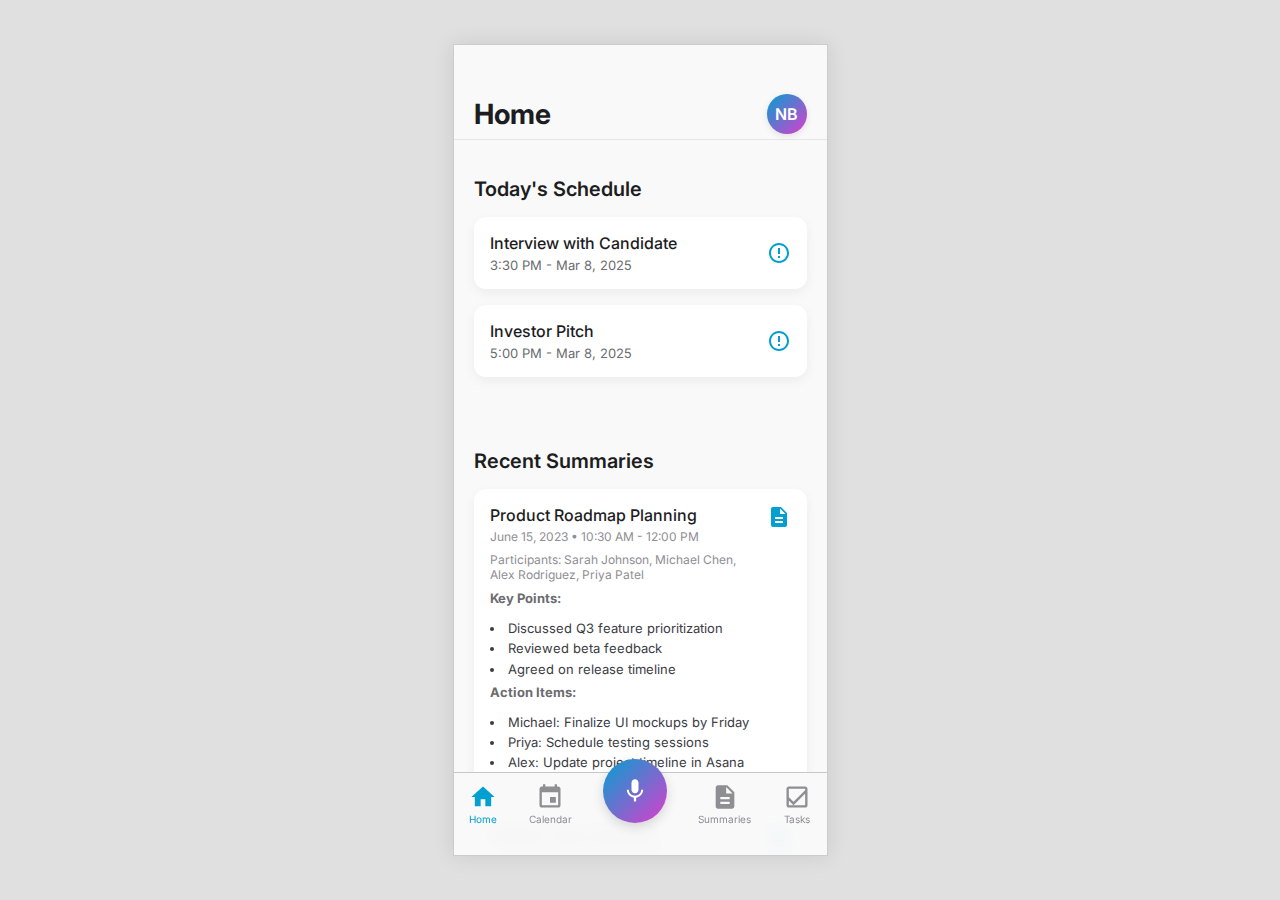
<file: index.html>
<!DOCTYPE html>
<html lang="en">
<head>
    <meta charset="UTF-8">
    <meta name="viewport" content="width=device-width, initial-scale=1.0, user-scalable=no">
    <title>NoteBuddy - Home</title>
    <style>
        /* Inter Font (placeholder, actual font loaded via CDN or local files in full build) */
        @import url("https://fonts.googleapis.com/css2?family=Inter:wght@400;500;600;700&display=swap");

        html, body {
            height: 100%;
            margin: 0;
            display: flex;
            justify-content: center;
            align-items: center;
            background-color: #e0e0e0; /* Background for the area outside the app frame */
        }

        .app-frame {
            font-family: "Inter", sans-serif;
            margin: 0;
            background-color: #f9f9f9; /* Light gray background, Apple-like */
            color: #1d1d1f; /* Apple"s dark gray for text */
            display: flex;
            flex-direction: column;
            height: 812px; /* iPhone X height */
            width: 375px; /* iPhone X width */
            overflow: hidden; /* Prevent scrolling for the main shell */
            border: 1px solid #ccc;
            box-shadow: 0 0 20px rgba(0,0,0,0.1);
            position: relative; /* For positioning status bar and nav bar */
            box-sizing: border-box;
        }

        .status-bar-placeholder {
            height: 44px; /* Approximate iOS status bar height */
            background-color: #f9f9f9;
            width: 100%;
            position: absolute;
            top: 0;
            left: 0;
            z-index: 100;
        }

        .main-content {
            padding-top: 44px; /* Account for status bar */
            flex-grow: 1;
            overflow-y: auto; /* Allow content to scroll */
            padding-bottom: 83px; /* Account for bottom nav bar */
        }

        .header {
            padding: 5px 20px;
            background-color: #f9f9f9;
            display: flex;
            justify-content: space-between;
            align-items: center;
            border-bottom: 1px solid #e5e5e5;
        }

        .header h1 {
            font-size: 28px;
            font-weight: 700;
            margin: 0;
        }

        .header .avatar {
            width: 40px;
            height: 40px;
            background-color: #02a0d1;
            background-image: linear-gradient(135deg, #02a0d1, #dc3dcc);
            border-radius: 50%;
            color: white;
            font-weight: 600;
            font-size: 16px;
            display: flex;
            align-items: center;
            justify-content: center;
            cursor: pointer;
            box-shadow: 0 2px 6px rgba(0,0,0,0.1);
        }
        .section {
            padding: 20px;
        }

        .section-title {
            font-size: 20px;
            font-weight: 600;
            margin-bottom: 16px;
        }

        .card {
            background-color: #ffffff;
            border-radius: 12px;
            padding: 16px;
            margin-bottom: 16px;
            box-shadow: 0 4px 12px rgba(0,0,0,0.05); /* Soft shadow */
            cursor: pointer;
        }

        .card:active {
            background-color: #f0f0f0;
        }

        .schedule-item, .task-item, .summary-item-content {
            display: flex;
            justify-content: space-between;
            align-items: center;
            /* margin-bottom: 12px; /* Removed for summary item */
        }

        .schedule-item:last-child, .task-item:last-child {
            margin-bottom: 0;
        }

        .item-details h4, .summary-details h4 {
            font-size: 16px;
            font-weight: 500;
            margin: 0 0 4px 0;
        }

        .item-details p, .summary-details p {
            font-size: 13px;
            color: #6c6c70; /* Apple"s secondary text color */
            margin: 0;
        }
        
        .summary-details .summary-meta {
            font-size: 12px;
            color: #8e8e93;
            margin-bottom: 8px;
        }

        .summary-details .summary-key-points, .summary-details .summary-action-items {
            font-size: 13px;
            color: #3c3c43;
            margin-bottom: 6px;
            padding-left: 0; /* Reset default list padding */
            list-style-position: inside; /* Bullets inside the text block */
        }
        .summary-details .summary-key-points li, .summary-details .summary-action-items li {
            margin-bottom: 2px;
            line-height: 1.4;
        }

        .summary-item-content .item-icon {
            align-self: flex-start; /* Align icon to top for summaries */
            margin-left: 12px;
            flex-shrink: 0;
             background-color: #02a0d1; /* Gradient start */
            mask-image: url("data:image/svg+xml;utf8,<svg xmlns=\"http://www.w3.org/2000/svg\" viewBox=\"0 0 24 24\" fill=\"white\"><path d=\"M14 2H6c-1.1 0-1.99.9-1.99 2L4 20c0 1.1.89 2 1.99 2H18c1.1 0 2-.9 2-2V8l-6-6zm2 16H8v-2h8v2zm0-4H8v-2h8v2zm-3-5V3.5L18.5 9H13z\"/></svg>");
            -webkit-mask-image: url("data:image/svg+xml;utf8,<svg xmlns=\"http://www.w3.org/2000/svg\" viewBox=\"0 0 24 24\" fill=\"white\"><path d=\"M14 2H6c-1.1 0-1.99.9-1.99 2L4 20c0 1.1.89 2 1.99 2H18c1.1 0 2-.9 2-2V8l-6-6zm2 16H8v-2h8v2zm0-4H8v-2h8v2zm-3-5V3.5L18.5 9H13z\"/></svg>");
        }

        .item-icon {
            width: 24px;
            height: 24px;
            background-color: #02a0d1; /* Gradient start */
            mask-image: url("data:image/svg+xml;utf8,<svg xmlns=\"http://www.w3.org/2000/svg\" viewBox=\"0 0 24 24\" fill=\"white\"><path d=\"M12 2C6.48 2 2 6.48 2 12s4.48 10 10 10 10-4.48 10-10S17.52 2 12 2zm0 18c-4.41 0-8-3.59-8-8s3.59-8 8-8 8 3.59 8 8-3.59 8-8 8zm-1-13h2v6h-2zm0 8h2v2h-2z\"/></svg>");
            -webkit-mask-image: url("data:image/svg+xml;utf8,<svg xmlns=\"http://www.w3.org/2000/svg\" viewBox=\"0 0 24 24\" fill=\"white\"><path d=\"M12 2C6.48 2 2 6.48 2 12s4.48 10 10 10 10-4.48 10-10S17.52 2 12 2zm0 18c-4.41 0-8-3.59-8-8s3.59-8 8-8 8 3.59 8 8-3.59 8-8 8zm-1-13h2v6h-2zm0 8h2v2h-2z\"/></svg>");
            background-repeat: no-repeat;
            background-size: contain;
        }
        .task-item .item-icon {
             mask-image: url("data:image/svg+xml;utf8,<svg xmlns=\"http://www.w3.org/2000/svg\" viewBox=\"0 0 24 24\" fill=\"white\"><path d=\"M9 16.17L4.83 12l-1.42 1.41L9 19 21 7l-1.41-1.41z\"/></svg>");
            -webkit-mask-image: url("data:image/svg+xml;utf8,<svg xmlns=\"http://www.w3.org/2000/svg\" viewBox=\"0 0 24 24\" fill=\"white\"><path d=\"M9 16.17L4.83 12l-1.42 1.41L9 19 21 7l-1.41-1.41z\"/></svg>");
        }


        
        .mini-calendar {
            display: grid;
            grid-template-columns: repeat(7, 1fr);
            gap: 4px;
            text-align: center;
        }

        .mini-calendar div {
            font-size: 13px;
            padding: 6px 0;
        }

        .mini-calendar .day-name {
            font-weight: 500;
            color: #6c6c70;
        }

        .mini-calendar .date-cell {
            border-radius: 50%;
            cursor: pointer;
        }

        .mini-calendar .date-cell.today {
            background: linear-gradient(135deg, #02a0d1, #dc3dcc);
            color: white;
            font-weight: 600;
        }
        .mini-calendar .date-cell:active {
            background-color: #e0e0e0;
        }


        .bottom-nav {
            position: absolute;
            bottom: 0;
            left: 0;
            width: 100%;
            height: 83px; /* iOS tab bar height with home indicator */
            background-color: rgba(249, 249, 249, 0.94); /* Translucent background */
            backdrop-filter: blur(10px);
            -webkit-backdrop-filter: blur(10px);
            border-top: 0.5px solid rgba(0,0,0,0.2);
            display: flex;
            justify-content: space-around;
            align-items: flex-start; /* Align items to top for icon + text */
            padding-top: 6px; /* Padding for icons */
            box-sizing: border-box;
            z-index: 100;
        }

        .nav-item {
            display: flex;
            flex-direction: column;
            align-items: center;
            justify-content: center;
            color: #8e8e93; /* Default icon/text color */
            font-size: 10px;
            text-decoration: none;
            flex-grow: 1;
            padding: 4px 0;
            cursor: pointer;
        }
        .nav-item.active {
            color: #02a0d1; /* Gradient start for active, or use a solid accent */
        }

        .nav-item svg {
            width: 28px;
            height: 28px;
            margin-bottom: 2px;
        }

        .fab-container {
            display: flex;
            justify-content: center;
            align-items: center;
            flex-grow: 1;
        }

        .fab {
            width: 64px;
            height: 64px;
            background: linear-gradient(135deg, #02a0d1, #dc3dcc);
            border-radius: 50%;
            display: flex;
            align-items: center;
            justify-content: center;
            color: white;
            box-shadow: 0 4px 12px rgba(0,0,0,0.15);
            margin-top: -20px; /* Pull it up slightly */
            cursor: pointer;
            border: none;
            padding: 0;
        }
        .fab svg {
            width: 28px;
            height: 28px;
        }
        .fab:active {
            opacity: 0.8;
        }
        .task-priority {
            margin-left: auto;
            width: 8px;
            height: 24px;
            border-radius: 4px;
        }
        .task-priority.high {
            background-color: #ff3b30; 
        }
        .task-priority.medium {
            background-color: #ff9500; 
        }
        .task-priority.low {
            background-color: #34c759; 
        }

    </style>
</head>
<body>
    <div class="app-frame">
        <div class="status-bar-placeholder"></div>

        <div class="main-content">
            <div class="header">
    <h1>Home</h1>
    <div class="avatar" onclick="window.location.href='notebuddy_prototype_settings_page.html'">
        NB
    </div>
        </div>

            <div class="section" id="today-schedule">
                <h2 class="section-title">Today's Schedule</h2>
                <div class="card" onclick="window.location.href=\'notebuddy_prototype_summary_view.html\'">
                    <div class="schedule-item">
                        <div class="item-details">
                            <h4>Interview with Candidate</h4>
                            <p>3:30 PM - Mar 8, 2025</p>
                        </div>
                        <div class="item-icon"></div>
                    </div>
                </div>
                <div class="card" onclick="window.location.href=\'notebuddy_prototype_summary_view.html\'">
                    <div class="schedule-item">
                        <div class="item-details">
                            <h4>Investor Pitch</h4>
                            <p>5:00 PM - Mar 8, 2025</p>
                        </div>
                        <div class="item-icon"></div>
                    </div>
                </div>
            </div>

            <div class="section" id="recent-summaries">
                <h2 class="section-title">Recent Summaries</h2>
                <div class="card" onclick="window.location.href=\'notebuddy_prototype_summary_view.html\'">
                    <div class="summary-item-content">
                        <div class="summary-details">
                            <h4>Product Roadmap Planning</h4>
                            <p class="summary-meta">June 15, 2023 • 10:30 AM - 12:00 PM</p>
                            <p class="summary-meta">Participants: Sarah Johnson, Michael Chen, Alex Rodriguez, Priya Patel</p>
                            <p><strong>Key Points:</strong></p>
                            <ul class="summary-key-points">
                                <li>Discussed Q3 feature prioritization</li>
                                <li>Reviewed beta feedback</li>
                                <li>Agreed on release timeline</li>
                            </ul>
                            <p><strong>Action Items:</strong></p>
                            <ul class="summary-action-items">
                                <li>Michael: Finalize UI mockups by Friday</li>
                                <li>Priya: Schedule testing sessions</li>
                                <li>Alex: Update project timeline in Asana</li>
                            </ul>
                        </div>
                        <div class="item-icon"></div> <!-- Summary icon -->
                    </div>
                </div>
                 <div class="card" onclick="window.location.href=\'notebuddy_prototype_summary_view.html\'">
                    <div class="summary-item-content">
                        <div class="summary-details">
                            <h4>Weekly Team Standup</h4>
                            <p class="summary-meta">June 12, 2023 • 9:00 AM - 9:30 AM</p>
                            <p class="summary-meta">Participants: Full Engineering Team (12)</p>
                            <p><strong>Key Points:</strong></p>
                            <ul class="summary-key-points">
                                <li>Reviewed sprint progress</li>
                                <li>Identified blockers</li>
                            </ul>
                            <p><strong>Action Items:</strong></p>
                            <ul class="summary-action-items">
                                <li>Dev Team: Address reported bugs</li>
                            </ul>
                        </div>
                        <div class="item-icon"></div> <!-- Summary icon -->
                    </div>
                </div>
            </div>

            <div class="section" id="mini-calendar-section">
                <h2 class="section-title">Calendar</h2>
                <div class="card" onclick="window.location.href=<a href="notebuddy_prototype_calendar_view.html">
                    <div class="mini-calendar">
                        <div class="day-name">Mon</div><div class="day-name">Tue</div><div class="day-name">Wed</div><div class="day-name">Thu</div><div class="day-name">Fri</div><div class="day-name">Sat</div><div class="day-name">Sun</div>
                        <div></div><div></div><div>1</div><div>2</div><div>3</div><div>4</div><div>5</div>
                        <div>6</div><div>7</div><div class="date-cell">8</div><div>9</div><div>10</div><div>11</div><div>12</div>
                        <div>13</div><div>14</div><div>15</div><div>16</div><div class="date-cell today">17</div><div>18</div><div>19</div>
                        <div>20</div><div>21</div><div>22</div><div>23</div><div>24</div><div>25</div><div>26</div>
                        <div>27</div><div>28</div><div>29</div><div>30</div><div>31</div><div></div><div></div>
                    </div>
                </div>
            </div>

            <div class="section" id="tasks-overview">
                <h2 class="section-title">Tasks</h2>
                <div class="card" onclick="window.location.href=\'notebuddy_prototype_task_list.html\'">
                    <div class="task-item">
                        <div class="item-details">
                            <h4>Sign Contract</h4>
                            <p>Upcoming</p>
                        </div>
                        <div class="task-priority low"></div>
                    </div>
                    <hr style="border: none; border-top: 1px solid #e5e5e5; margin: 12px 0;">
                    <div class="task-item">
                        <div class="item-details">
                            <h4>Team Meeting Prep</h4>
                            <p>Upcoming</p>
                        </div>
                        <div class="task-priority medium"></div>
                    </div>
                    <hr style="border: none; border-top: 1px solid #e5e5e5; margin: 12px 0;">
<div class="task-item">
    <div class="item-details">
        <h4>Submit Expense Report</h4>
        <p>Upcoming</p>
    </div>
    <div class="task-priority low"></div>
</div>
<hr style="border: none; border-top: 1px solid #e5e5e5; margin: 12px 0;">
<div class="task-item">
    <div class="item-details">
        <h4>Prepare Client Presentation</h4>
        <p>Due Tomorrow</p>
    </div>
    <div class="task-priority high"></div>
</div>
<hr style="border: none; border-top: 1px solid #e5e5e5; margin: 12px 0;">
<div class="task-item">
    <div class="item-details">
        <h4>Send Follow-up Emails</h4>
        <p>Pending</p>
    </div>
    <div class="task-priority high"></div>
</div>
<hr style="border: none; border-top: 1px solid #e5e5e5; margin: 12px 0;">
<div class="task-item">
    <div class="item-details">
        <h4>Organize Project Files</h4>
        <p>Upcoming</p>
    </div>
    <div class="task-priority high"></div>
</div>
<hr style="border: none; border-top: 1px solid #e5e5e5; margin: 12px 0;">
<div class="task-item">
    <div class="item-details">
        <h4>Draft Blog Post</h4>
        <p>In Progress</p>
    </div>
    <div class="task-priority medium"></div>
</div>
                </div>
            </div>
        </div>

        <nav class="bottom-nav">
    <a href="notebuddy_prototype_home.html" class="nav-item active">
        <svg viewBox="0 0 24 24" fill="currentColor"><path d="M10 20v-6h4v6h5v-8h3L12 3 2 12h3v8z"/></svg>
        Home
    </a>
    <a href="notebuddy_prototype_calendar_view.html" class="nav-item">
        <svg viewBox="0 0 24 24" fill="currentColor"><path d="M17 12h-5v5h5v-5zM16 1v2H8V1H6v2H5c-1.11 0-1.99.9-1.99 2L3 19c0 1.1.89 2 2 2h14c1.1 0 2-.9 2-2V5c0-1.1-.9-2-2-2h-1V1h-2zm3 18H5V8h14v11z"/></svg>
        Calendar
    </a>
    <div class="fab-container">
        <button class="fab" onclick="window.location.href='notebuddy_prototype_record_upload.html'" aria-label="Record or Upload">
            <svg viewBox="0 0 24 24" fill="currentColor"><path d="M12 14c1.66 0 2.99-1.34 2.99-3L15 5c0-1.66-1.34-3-3-3S9 3.34 9 5v6c0 1.66 1.34 3 3 3zm5.3-3c0 3-2.54 5.1-5.3 5.1S6.7 14 6.7 11H5c0 3.41 2.72 6.23 6 6.72V21h2v-3.28c3.28-.48 6-3.3 6-6.72h-1.7z"/></svg>
        </button>
    </div>
    <a href="notebuddy_prototype_summary_view.html" class="nav-item">
        <svg viewBox="0 0 24 24" fill="currentColor"><path d="M14 2H6c-1.1 0-1.99.9-1.99 2L4 20c0 1.1.89 2 1.99 2H18c1.1 0 2-.9 2-2V8l-6-6zm2 16H8v-2h8v2zm0-4H8v-2h8v2zm-3-5V3.5L18.5 9H13z"/></svg>
        Summaries
    </a>
    <a href="notebuddy_prototype_task_list.html" class="nav-item">
        <svg viewBox="0 0 24 24" fill="currentColor">
            <path d="M9 16.17L4.83 12l-1.42 1.41L9 19 21 7l-1.41-1.41z M19 3H5c-1.1 0-2 .9-2 2v14c0 1.1.9 2 2 2h14c1.1 0 2-.9 2-2V5c0-1.1-.9-2-2-2zm0 16H5V5h14v14z"/>
        </svg>
        Tasks
    </a>
</nav>

    </div>

    <script>
        // Basic touch feedback for clickable items
        document.querySelectorAll(".card, .avatar, .nav-item, .fab, .mini-calendar .date-cell").forEach(item => {
            item.addEventListener("touchstart", function() {}); // Enables :active state on touch
        });
    </script>
</body>
</html>
</file>
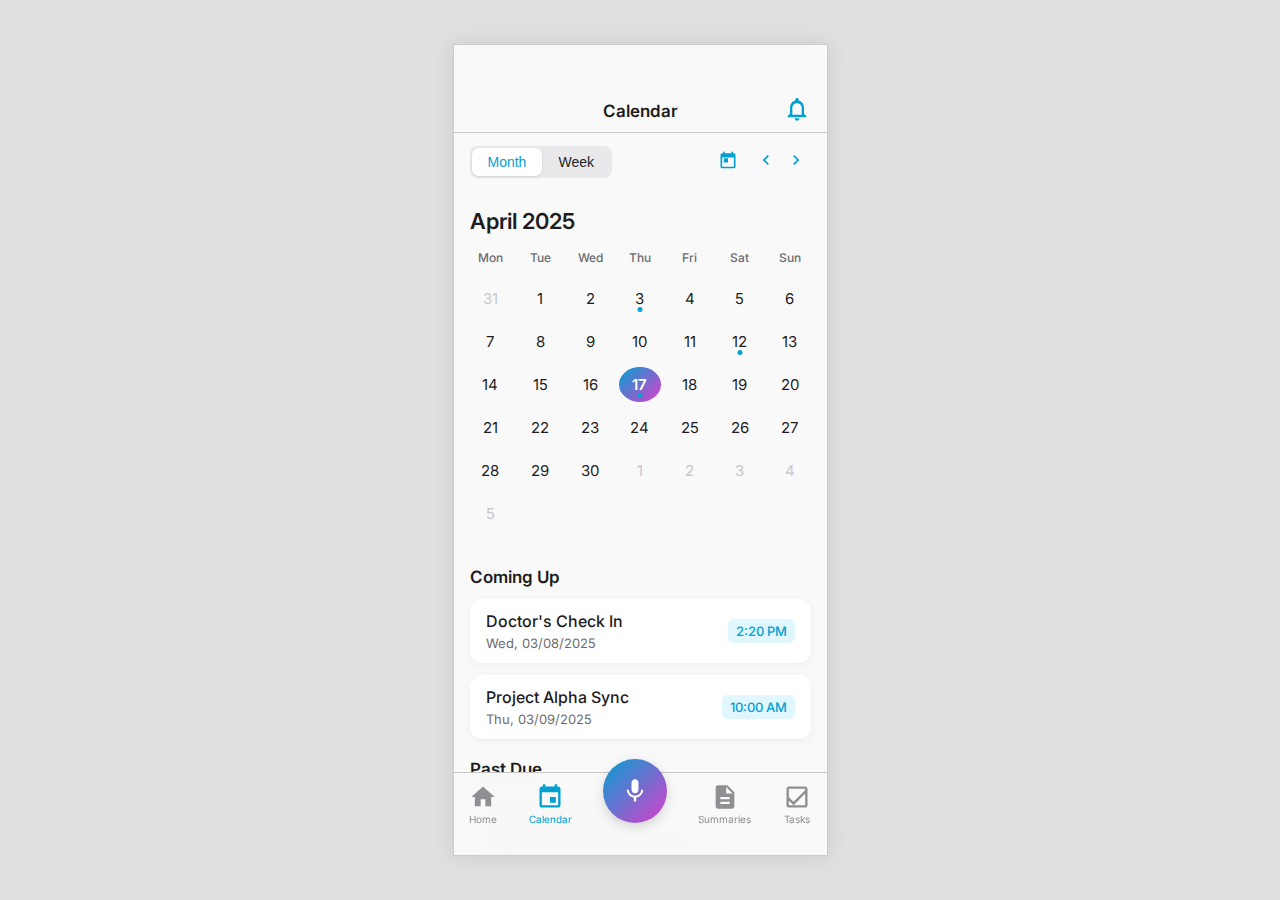
<file: notebuddy_prototype_calendar_view.html>
<!DOCTYPE html>
<html lang="en">
<head>
    <meta charset="UTF-8">
    <meta name="viewport" content="width=device-width, initial-scale=1.0, user-scalable=no">
    <title>NoteBuddy - Calendar</title>
    <style>
        @import url("https://fonts.googleapis.com/css2?family=Inter:wght@400;500;600;700&display=swap");

        html, body {
            height: 100%;
            margin: 0;
            display: flex;
            justify-content: center;
            align-items: center;
            background-color: #e0e0e0;
        }

        .app-frame {
            font-family: "Inter", sans-serif;
            background-color: #f9f9f9;
            color: #1d1d1f;
            display: flex;
            flex-direction: column;
            height: 812px;
            width: 375px;
            overflow: hidden;
            border: 1px solid #ccc;
            box-shadow: 0 0 20px rgba(0,0,0,0.1);
            position: relative;
            box-sizing: border-box;
        }

        .status-bar-placeholder {
            height: 44px;
            background-color: #f9f9f9;
            width: 100%;
            position: absolute;
            top: 0;
            left: 0;
            z-index: 200;
        }

        .header {
            padding: 0 16px;
            height: 44px;
            background-color: #f9f9f9;
            display: flex;
            justify-content: space-between;
            align-items: center;
            border-bottom: 0.5px solid #c8c7cc;
            position: absolute;
            top: 44px;
            width: 100%;
            left: 0;
            box-sizing: border-box;
            z-index: 100;
        }
        .header .action-button-placeholder-left {
             width: 60px; 
        }

        .header h1 {
            font-size: 17px;
            font-weight: 600;
            margin: 0;
            position: absolute;
            left: 50%;
            transform: translateX(-50%);
        }
        
        .header .action-icon {
            color: #02a0d1;
            cursor: pointer;
        }
        .header .action-icon svg {
            width: 28px;
            height: 28px;
        }

        .main-content {
            padding-top: 88px; /* Status bar + Header */
            flex-grow: 1;
            overflow-y: auto;
            padding-bottom: 83px; /* Account for bottom nav bar */
            box-sizing: border-box;
        }
        
        .calendar-controls {
            display: flex;
            justify-content: space-between;
            align-items: center;
            padding: 12px 16px;
            background-color: #f9f9f9;
            /* border-bottom: 0.5px solid #c8c7cc; */
        }

        .view-toggle {
            display: flex;
            background-color: #e9e9eb;
            border-radius: 8px;
            padding: 2px;
        }
        .view-toggle button {
            background-color: transparent;
            border: none;
            color: #1d1d1f;
            padding: 6px 16px;
            border-radius: 7px;
            font-size: 14px;
            font-weight: 500;
            cursor: pointer;
        }
        .view-toggle button.active {
            background-color: #ffffff;
            color: #02a0d1;
            box-shadow: 0 1px 3px rgba(0,0,0,0.1);
        }

        .month-navigation {
            display: flex;
            align-items: center;
        }
        .month-navigation .nav-arrow {
            background: none;
            border: none;
            color: #02a0d1;
            cursor: pointer;
            padding: 5px;
        }
        .month-navigation .nav-arrow svg {
            width: 20px;
            height: 20px;
        }
        .month-navigation .today-icon {
             background: none;
            border: none;
            color: #02a0d1;
            cursor: pointer;
            padding: 5px;
            margin-right: 8px;
        }
         .month-navigation .today-icon svg {
            width: 20px;
            height: 20px;
        }

        .calendar-grid-container {
            padding: 0 16px 16px 16px;
        }

    
        .calendar-month-year {
            font-size: 22px;
            font-weight: 600;
            margin-bottom: 16px;
            text-align: left; /* Align to left as per mock */
        }
        .calendar-grid {
            display: grid;
            grid-template-columns: repeat(7, 1fr);
            gap: 8px;
            text-align: center;
        }
        .calendar-grid .day-name {
            font-size: 12px;
            font-weight: 500;
            color: #6c6c70;
            padding-bottom: 8px;
        }
        .calendar-grid .date-cell {
            font-size: 15px;
            padding: 8px 0;
            border-radius: 50%;
            cursor: pointer;
            position: relative;
        }
        .calendar-grid .date-cell.other-month {
            color: #c8c7cc;
        }
        .calendar-grid .date-cell.today {
            background: linear-gradient(135deg, #02a0d1, #dc3dcc);
            color: white;
            font-weight: 600;
        }
        .calendar-grid .date-cell.selected {
            border: 2px solid #02a0d1;
            /* background-color: #e0f7ff; */
        }
        .calendar-grid .date-cell .event-dot {
            width: 5px;
            height: 5px;
            background-color: #02a0d1;
            border-radius: 50%;
            position: absolute;
            bottom: 4px;
            left: 50%;
            transform: translateX(-50%);
        }

        .event-list-section {
            padding: 0 16px 16px 16px;
        }
        .event-list-section h3 {
            font-size: 17px;
            font-weight: 600;
            color: #1d1d1f;
            margin: 20px 0 12px 0;
        }
        .event-card {
            background-color: #ffffff;
            border-radius: 12px;
            padding: 12px 16px;
            margin-bottom: 12px;
            box-shadow: 0 2px 8px rgba(0,0,0,0.05);
            display: flex;
            justify-content: space-between;
            align-items: center;
            cursor: pointer;
        }
        .event-details h4 {
            font-size: 16px;
            font-weight: 500;
            margin: 0 0 4px 0;
        }
        .event-details p {
            font-size: 13px;
            color: #6c6c70;
            margin: 0;
        }
        .event-time {
            font-size: 13px;
            font-weight: 500;
            color: #02a0d1; /* Accent color for time */
            background-color: #e0f7ff;
            padding: 4px 8px;
            border-radius: 6px;
        }
        .event-action-icon svg {
            width: 20px;
            height: 20px;
            fill: #8e8e93;
        }

        .bottom-nav {
            position: absolute;
            bottom: 0;
            left: 0;
            width: 100%;
            height: 83px;
            background-color: rgba(249, 249, 249, 0.94);
            backdrop-filter: blur(10px);
            -webkit-backdrop-filter: blur(10px);
            border-top: 0.5px solid rgba(0,0,0,0.2);
            display: flex;
            justify-content: space-around;
            align-items: flex-start;
            padding-top: 6px;
            box-sizing: border-box;
            z-index: 100;
        }

        .nav-item {
            display: flex;
            flex-direction: column;
            align-items: center;
            justify-content: center;
            color: #8e8e93;
            font-size: 10px;
            text-decoration: none;
            flex-grow: 1;
            padding: 4px 0;
            cursor: pointer;
        }
        .nav-item.active {
            color: #02a0d1;
        }

        .nav-item svg {
            width: 28px;
            height: 28px;
            margin-bottom: 2px;
        }

        .fab-container {
            display: flex;
            justify-content: center;
            align-items: center;
            flex-grow: 1;
        }

        .fab {
            width: 64px;
            height: 64px;
            background: linear-gradient(135deg, #02a0d1, #dc3dcc);
            border-radius: 50%;
            display: flex;
            align-items: center;
            justify-content: center;
            color: white;
            box-shadow: 0 4px 12px rgba(0,0,0,0.15);
            margin-top: -20px;
            cursor: pointer;
            border: none;
            padding: 0;
        }
        .fab svg {
            width: 28px;
            height: 28px;
        }
        .fab.active-fab {
             box-shadow: 0 0 0 3px white, 0 0 0 5px #02a0d1; /* Active state for FAB */
        }


  .calendar-week-view {
    display: none;
    margin-bottom: 16px;
  }

  .week-grid {
    display: grid;
    grid-template-columns: repeat(7, minmax(0, 1fr));
    gap: 8px;
    text-align: center;
  }

  .day-column {
    background-color: #ffffff;
    border-radius: 12px;
    min-height: 100px;
    box-shadow: 0 2px 6px rgba(0, 0, 0, 0.05);
    padding: 8px;
    font-weight: 500;
    color: #1d1d1f;
    font-size: 13px;
  }

    </style>
</head>
<body>
    <div class="app-frame">
        <div class="status-bar-placeholder"></div>
        <div class="header">
            <div class="action-button-placeholder-left"></div> 
            <h1>Calendar</h1>
            <div class="action-icon" onclick="alert("Notification settings - Mock. This would navigate to notification preferences.")">
                <svg viewBox="0 0 24 24" fill="currentColor"><path d="M12 22c1.1 0 2-.9 2-2h-4c0 1.1.9 2 2 2zm6-6v-5c0-3.07-1.63-5.64-4.5-6.32V4c0-.83-.67-1.5-1.5-1.5s-1.5.67-1.5 1.5v.68C7.64 5.36 6 7.92 6 11v5l-2 2v1h16v-1l-2-2zm-2 1H8v-6c0-2.21 1.79-4 4-4s4 1.79 4 4v6z"/></svg>
            </div>
        </div>

        <div class="main-content">
            <div class="calendar-controls">
                <div class="view-toggle">
                    <button class="active" id="month-view-btn" onclick="toggleView(this, 'month')">Month</button>
                    <button id="week-view-btn" onclick="toggleView(this, 'week')">Week</button>
                </div>

                <div class="calendar-week-view" style="display: none; padding: 0 16px 16px 16px;">
    <div class="week-grid">
        <div class="day-column">Mon</div>
        <div class="day-column">Tue</div>
        <div class="day-column">Wed</div>
        <div class="day-column">Thu</div>
        <div class="day-column">Fri</div>
        <div class="day-column">Sat</div>
        <div class="day-column">Sun</div>
    </div>
                </div>
                <div class="month-navigation">
                    <button class="today-icon" onclick="alert("Go to Today - Mock")">
                         <svg viewBox="0 0 24 24" fill="currentColor"><path d="M19 4h-1V2h-2v2H8V2H6v2H5c-1.11 0-1.99.9-1.99 2L3 20c0 1.1.89 2 2 2h14c1.1 0 2-.9 2-2V6c0-1.1-.9-2-2-2zm0 16H5V9h14v11zM7 10h5v5H7v-5z"/></svg>
                    </button>
                    <button class="nav-arrow" onclick="alert("Previous Month/Week - Mock")">
                        <svg viewBox="0 0 24 24" fill="currentColor"><path d="M15.41 7.41L14 6l-6 6 6 6 1.41-1.41L10.83 12z"/></svg>
                    </button>
                    <button class="nav-arrow" onclick="alert("Next Month/Week - Mock")">
                        <svg viewBox="0 0 24 24" fill="currentColor"><path d="M10 6L8.59 7.41 13.17 12l-4.58 4.59L10 18l6-6z"/></svg>
                    </button>
                </div>
            </div>

            <div class="calendar-grid-container">
                <h2 class="calendar-month-year" id="currentMonthYear">April 2025</h2>
                <div class="calendar-grid" id="calendarGrid">
                    <div class="day-name">Mon</div><div class="day-name">Tue</div><div class="day-name">Wed</div><div class="day-name">Thu</div><div class="day-name">Fri</div><div class="day-name">Sat</div><div class="day-name">Sun</div>
                    <div class="date-cell other-month" onclick="selectDate(this)">31</div>
                    <div class="date-cell" onclick="selectDate(this)">1</div>
                    <div class="date-cell" onclick="selectDate(this)">2</div>
                    <div class="date-cell" onclick="selectDate(this)">3 <span class="event-dot"></span></div>
                    <div class="date-cell" onclick="selectDate(this)">4</div>
                    <div class="date-cell" onclick="selectDate(this)">5</div>
                    <div class="date-cell" onclick="selectDate(this)">6</div>
                    <div class="date-cell" onclick="selectDate(this)">7</div>
                    <div class="date-cell" onclick="selectDate(this)">8</div>
                    <div class="date-cell" onclick="selectDate(this)">9</div>
                    <div class="date-cell" onclick="selectDate(this)">10</div>
                    <div class="date-cell" onclick="selectDate(this)">11</div>
                    <div class="date-cell" onclick="selectDate(this)">12 <span class="event-dot"></span></div>
                    <div class="date-cell" onclick="selectDate(this)">13</div>
                    <div class="date-cell" onclick="selectDate(this)">14</div>
                    <div class="date-cell" onclick="selectDate(this)">15</div>
                    <div class="date-cell" onclick="selectDate(this)">16</div>
                    <div class="date-cell today" onclick="selectDate(this)">17 <span class="event-dot"></span></div>
                    <div class="date-cell" onclick="selectDate(this)">18</div>
                    <div class="date-cell" onclick="selectDate(this)">19</div>
                    <div class="date-cell" onclick="selectDate(this)">20</div>
                    <div class="date-cell" onclick="selectDate(this)">21</div>
                    <div class="date-cell" onclick="selectDate(this)">22</div>
                    <div class="date-cell" onclick="selectDate(this)">23</div>
                    <div class="date-cell" onclick="selectDate(this)">24</div>
                    <div class="date-cell" onclick="selectDate(this)">25</div>
                    <div class="date-cell" onclick="selectDate(this)">26</div>
                    <div class="date-cell" onclick="selectDate(this)">27</div>
                    <div class="date-cell" onclick="selectDate(this)">28</div>
                    <div class="date-cell" onclick="selectDate(this)">29</div>
                    <div class="date-cell" onclick="selectDate(this)">30</div>
                    <div class="date-cell other-month" onclick="selectDate(this)">1</div>
                    <div class="date-cell other-month" onclick="selectDate(this)">2</div>
                    <div class="date-cell other-month" onclick="selectDate(this)">3</div>
                    <div class="date-cell other-month" onclick="selectDate(this)">4</div>
                    <div class="date-cell other-month" onclick="selectDate(this)">5</div>
                </div>
            </div>

            <div class="event-list-section">
                <h3>Coming Up</h3>
                <div class="event-card" onclick="window.location.href='notebuddy_prototype_summary_view.html'">
                    <div class="event-details">
                        <h4>Doctor's Check In</h4>
                        <p>Wed, 03/08/2025</p>
                    </div>
                    <div class="event-time">2:20 PM</div>
                </div>
                <div class="event-card" onclick="window.location.href='notebuddy_prototype_summary_view.html'">
                    <div class="event-details">
                        <h4>Project Alpha Sync</h4>
                        <p>Thu, 03/09/2025</p>
                    </div>
                    <div class="event-time">10:00 AM</div>
                </div>

                <h3>Past Due</h3>
                <div class="event-card" onclick="window.location.href='notebuddy_prototype_summary_view.html'">
                    <div class="event-details">
                        <h4>Weekly Team Standup</h4>
                        <p>June 12, 2023 • 9:00 - 9:30 AM</p>
                        <p>Participants: Full Engineering Team (12)</p>
                    </div>
                    <div class="event-action-icon" onclick="event.stopPropagation(); alert('More actions for Weekly Team Standup - Mock')">
                        <svg viewBox="0 0 24 24"><path d="M6 10c-1.1 0-2 .9-2 2s.9 2 2 2 2-.9 2-2-.9-2-2-2zm12 0c-1.1 0-2 .9-2 2s.9 2 2 2 2-.9 2-2-.9-2-2-2zm-6 0c-1.1 0-2 .9-2 2s.9 2 2 2 2-.9 2-2-.9-2-2-2z"/></svg>
                    </div>
                </div>
            </div>
        </div>

        <nav class="bottom-nav">
    <a href="index.html" class="nav-item">
        <svg viewBox="0 0 24 24" fill="currentColor"><path d="M10 20v-6h4v6h5v-8h3L12 3 2 12h3v8z"/></svg>
        Home
    </a>
    <a href="notebuddy_prototype_calendar_view.html" class="nav-item active">
        <svg viewBox="0 0 24 24" fill="currentColor"><path d="M17 12h-5v5h5v-5zM16 1v2H8V1H6v2H5c-1.11 0-1.99.9-1.99 2L3 19c0 1.1.89 2 2 2h14c1.1 0 2-.9 2-2V5c0-1.1-.9-2-2-2h-1V1h-2zm3 18H5V8h14v11z"/></svg>
        Calendar
    </a>
    <div class="fab-container">
        <button class="fab" onclick="window.location.href='notebuddy_prototype_record_upload.html'" aria-label="Record or Upload">
            <svg viewBox="0 0 24 24" fill="currentColor"><path d="M12 14c1.66 0 2.99-1.34 2.99-3L15 5c0-1.66-1.34-3-3-3S9 3.34 9 5v6c0 1.66 1.34 3 3 3zm5.3-3c0 3-2.54 5.1-5.3 5.1S6.7 14 6.7 11H5c0 3.41 2.72 6.23 6 6.72V21h2v-3.28c3.28-.48 6-3.3 6-6.72h-1.7z"/></svg>
        </button>
    </div>
    <a href="notebuddy_prototype_summary_view.html" class="nav-item">
        <svg viewBox="0 0 24 24" fill="currentColor"><path d="M14 2H6c-1.1 0-1.99.9-1.99 2L4 20c0 1.1.89 2 1.99 2H18c1.1 0 2-.9 2-2V8l-6-6zm2 16H8v-2h8v2zm0-4H8v-2h8v2zm-3-5V3.5L18.5 9H13z"/></svg>
        Summaries
    </a>
    <a href="notebuddy_prototype_task_list.html" class="nav-item">
        <svg viewBox="0 0 24 24" fill="currentColor">
            <path d="M9 16.17L4.83 12l-1.42 1.41L9 19 21 7l-1.41-1.41z M19 3H5c-1.1 0-2 .9-2 2v14c0 1.1.9 2 2 2h14c1.1 0 2-.9 2-2V5c0-1.1-.9-2-2-2zm0 16H5V5h14v14z"/>
        </svg>
        Tasks
    </a>
</nav>
    </div>

    <script>
    function toggleView(selectedButton, viewType) {
        document.querySelectorAll(".view-toggle button").forEach(button => button.classList.remove("active"));
        selectedButton.classList.add("active");

        const monthView = document.querySelector(".calendar-grid-container");
        const weekView = document.querySelector(".calendar-week-view");

        if (viewType === "month") {
            monthView.style.display = "block";
            weekView.style.display = "none";
        } else if (viewType === "week") {
            monthView.style.display = "none";
            weekView.style.display = "block";
        }
    }

    function selectDate(dateCell) {
        document.querySelectorAll(".calendar-grid .date-cell.selected").forEach(cell => cell.classList.remove("selected"));
        dateCell.classList.add("selected");
        // alert("Date " + dateCell.textContent.trim() + " selected - Mock. Events for this day would load below.");
    }

    document.querySelectorAll(".nav-item, .fab, .action-icon, .view-toggle button, .nav-arrow, .today-icon, .date-cell, .event-card, .event-action-icon").forEach(item => {
        item.addEventListener("touchstart", function() {}); // Enables :active state on touch
    });
</script>

</body>
</html>
</file>
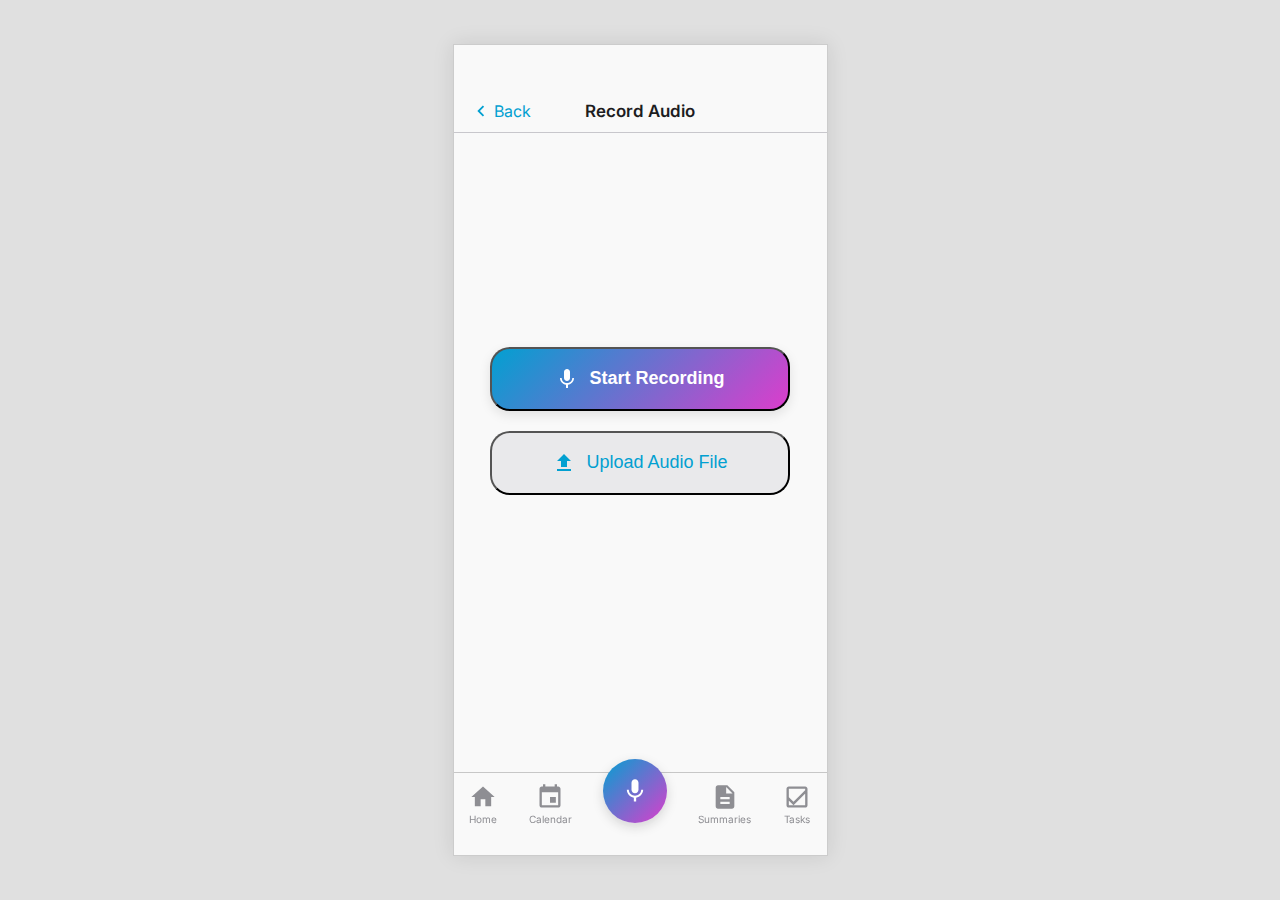
<file: notebuddy_prototype_record_upload.html>
<!DOCTYPE html>
<html lang="en">
<head>
  <meta charset="UTF-8" />
  <meta name="viewport" content="width=device-width, initial-scale=1.0, user-scalable=no" />
  <title>NoteBuddy - Record/Upload</title>
  <style>
    @import url("https://fonts.googleapis.com/css2?family=Inter:wght@400;500;600;700&display=swap");

    html, body {
      height: 100%;
      margin: 0;
      display: flex;
      justify-content: center;
      align-items: center;
      background-color: #e0e0e0;
    }

    .app-frame {
      font-family: "Inter", sans-serif;
      background-color: #f9f9f9;
      color: #1d1d1f;
      display: flex;
      flex-direction: column;
      height: 812px;
      width: 375px;
      overflow: hidden;
      border: 1px solid #ccc;
      box-shadow: 0 0 20px rgba(0,0,0,0.1);
      position: relative;
      box-sizing: border-box;
    }

    .status-bar-placeholder {
      height: 44px;
      background-color: #f9f9f9;
      width: 100%;
      position: absolute;
      top: 0;
      left: 0;
      z-index: 100;
    }

    .main-content {
      padding-top: 44px;
      flex-grow: 1;
      overflow-y: auto;
      padding-bottom: 83px;
      display: flex;
      flex-direction: column;
      justify-content: center;
      align-items: center;
      padding-left: 20px;
      padding-right: 20px;
      box-sizing: border-box;
    }

    .header {
      padding: 0 16px;
      height: 44px;
      background-color: #f9f9f9;
      display: flex;
      justify-content: space-between;
      align-items: center;
      border-bottom: 0.5px solid #c8c7cc;
      position: absolute;
      top: 44px;
      width: 100%;
      left: 0;
      box-sizing: border-box;
      z-index: 50;
    }

    .header .back-button {
      color: #02a0d1;
      text-decoration: none;
      font-size: 16px;
      display: flex;
      align-items: center;
    }

    .header .back-button svg {
      width: 22px;
      height: 22px;
      margin-right: 2px;
    }

    .header h1 {
      font-size: 17px;
      font-weight: 600;
      margin: 0;
      position: absolute;
      left: 50%;
      transform: translateX(-50%);
    }

    .action-button, .secondary-action-button {
      border-radius: 20px;
      padding: 18px 0;
      font-size: 18px;
      font-weight: 600;
      cursor: pointer;
      width: 100%;
      max-width: 300px;
      text-align: center;
      display: flex;
      align-items: center;
      justify-content: center;
      gap: 10px;
      margin-bottom: 20px;
    }

    .action-button {
      background: linear-gradient(135deg, #02a0d1, #dc3dcc);
      color: white;
      box-shadow: 0 4px 12px rgba(0,0,0,0.1);
    }

    .secondary-action-button {
      background-color: #e9e9eb;
      color: #02a0d1;
      font-weight: 500;
    }

    .action-button svg, .secondary-action-button svg {
      width: 24px;
      height: 24px;
    }

    .recording-indicator {
      display: none;
      flex-direction: column;
      align-items: center;
      margin-top: 30px;
    }

    .recording-indicator .mic-icon-large {
      width: 80px;
      height: 80px;
      margin-bottom: 15px;
      animation: pulse 1.5s infinite;
    }

    .recording-indicator p {
      font-size: 16px;
      color: #6c6c70;
      margin-bottom: 20px;
    }

    .stop-button {
      background-color: #ff3b30;
      color: white;
      border: none;
      border-radius: 20px;
      padding: 15px 0;
      font-size: 17px;
      font-weight: 500;
      cursor: pointer;
      width: 100%;
      max-width: 200px;
      text-align: center;
    }

    @keyframes pulse {
      0%, 100% { transform: scale(1); opacity: 1; }
      50% { transform: scale(1.1); opacity: 0.7; }
    }

    .bottom-nav {
      position: absolute;
      bottom: 0;
      left: 0;
      width: 100%;
      height: 83px;
      background-color: rgba(249, 249, 249, 0.94);
      backdrop-filter: blur(10px);
      border-top: 0.5px solid rgba(0,0,0,0.2);
      display: flex;
      justify-content: space-around;
      align-items: flex-start;
      padding-top: 6px;
      box-sizing: border-box;
      z-index: 100;
    }

    .nav-item {
      display: flex;
      flex-direction: column;
      align-items: center;
      justify-content: center;
      color: #8e8e93;
      font-size: 10px;
      text-decoration: none;
      flex-grow: 1;
      padding: 4px 0;
      cursor: pointer;
    }

    .nav-item.active {
      color: #02a0d1;
    }

    .nav-item svg {
      width: 28px;
      height: 28px;
      margin-bottom: 2px;
    }

    .fab-container {
      display: flex;
      justify-content: center;
      align-items: center;
      flex-grow: 1;
      position: relative;
    }

    .fab {
      width: 64px;
      height: 64px;
      background: linear-gradient(135deg, #02a0d1, #dc3dcc);
      border-radius: 50%;
      display: flex;
      align-items: center;
      justify-content: center;
      color: white;
      box-shadow: 0 4px 12px rgba(0,0,0,0.15);
      margin-top: -20px;
      cursor: pointer;
      border: none;
      padding: 0;
      position: relative;
      overflow: hidden;
    }

    .fab svg {
      width: 28px;
      height: 28px;
      z-index: 2;
      position: relative;
    }

    .fab-icon {
  z-index: 2;
  position: relative;
  display: flex;
  align-items: center;
  justify-content: center;
}

.fab.active-fab .fab-icon {
  display: none;
}

    .fab.active-fab {
      box-shadow: 0 0 0 3px white, 0 0 0 5px #02a0d1;
    }

    .wave-wrapper {
      position: absolute;
      bottom: 14px;
      display: none;
      gap: 3px;
      align-items: flex-end;
      z-index: 1;
    }

    .fab.active-fab .wave-wrapper {
      display: flex;
    }

    .wave-bar {
      width: 3px;
      background-color: white;
      border-radius: 2px;
      animation: waveAnim 1.25s infinite ease-in-out;
      animation-delay: calc(var(--i) * 0.1s);
    }

    @keyframes waveAnim {
      0%, 100% { height: 4px; }
      50% { height: 20px; }
    }
  </style>
</head>
<body>
  <div class="app-frame">
    <div class="status-bar-placeholder"></div>
    <div class="header">
      <a href="index.html" class="back-button">
        <svg viewBox="0 0 24 24" fill="currentColor"><path d="M15.41 7.41L14 6l-6 6 6 6 1.41-1.41L10.83 12z"/></svg>
        Back
      </a>
      <h1>Record Audio</h1>
      <div style="width: 60px;"></div>
    </div>

    <div class="main-content" id="initial-options-content">
      <button class="action-button" id="start-recording-btn">
        <svg viewBox="0 0 24 24" fill="currentColor">
          <path d="M12 14c1.66 0 2.99-1.34 2.99-3L15 5c0-1.66-1.34-3-3-3S9 3.34 9 5v6c0 1.66 1.34 3 3 3zm5.3-3c0 3-2.54 5.1-5.3 5.1S6.7 14 6.7 11H5c0 3.41 2.72 6.23 6 6.72V21h2v-3.28c3.28-.48 6-3.3 6-6.72h-1.7z"/>
        </svg>
        Start Recording
      </button>

      <button class="secondary-action-button" id="upload-trigger">
        <svg viewBox="0 0 24 24" fill="currentColor"><path d="M9 16h6v-6h4l-7-7-7 7h4zm-4 2h14v2H5z"/></svg>
        Upload Audio File
      </button>
      <input type="file" id="audio-input" accept=".mp3, .m4a" style="display: none;" />

<!-- Upload Preview -->
      <div id="upload-preview" style="display: none; flex-direction: column; align-items: center; gap: 10px; margin-top: 20px;">
      <p id="file-name" style="font-size: 14px; color: #1d1d1f;"></p>
      <button class="action-button" id="submit-audio-btn">Submit Audio</button>
      </div>

<!-- Upload Success -->
      <div id="upload-success" style="display: none; margin-top: 20px; color: #34c759; font-weight: 600;">
      Audio successfully uploaded

      <div class="recording-indicator" id="recording-state-indicator">
        <svg class="mic-icon-large" viewBox="0 0 24 24" fill="#02a0d1"><path d="M12 14c1.66 0 2.99-1.34 2.99-3L15 5c0-1.66-1.34-3-3-3S9 3.34 9 5v6c0 1.66 1.34 3 3 3zm5.3-3c0 3-2.54 5.1-5.3 5.1S6.7 14 6.7 11H5c0 3.41 2.72 6.23 6 6.72V21h2v-3.28c3.28-.48 6-3.3 6-6.72h-1.7z"/></svg>
        <p>Recording in progress...</p>
        <button class="stop-button" id="stop-recording-btn">Stop Recording</button>
      </div>
    </div>

    <nav class="bottom-nav">
      <a href="index.html" class="nav-item">
        <svg viewBox="0 0 24 24" fill="currentColor"><path d="M10 20v-6h4v6h5v-8h3L12 3 2 12h3v8z"/></svg>
        Home
      </a>
      <a href="notebuddy_prototype_calendar_view.html" class="nav-item">
        <svg viewBox="0 0 24 24" fill="currentColor"><path d="M17 12h-5v5h5v-5zM16 1v2H8V1H6v2H5c-1.11 0-1.99.9-1.99 2L3 19c0 1.1.89 2 2 2h14c1.1 0 2-.9 2-2V5c0-1.1-.9-2-2-2h-1V1h-2zm3 18H5V8h14v11z"/></svg>
        Calendar
      </a>
      <div class="fab-container">
        <button class="fab" id="fabBtn" aria-label="Record or Upload">
          <div class="wave-wrapper">
            <div class="wave-bar" style="--i:0;"></div>
            <div class="wave-bar" style="--i:1;"></div>
            <div class="wave-bar" style="--i:2;"></div>
            <div class="wave-bar" style="--i:3;"></div>
            <div class="wave-bar" style="--i:4;"></div>
          </div>
          <span class="fab-icon">
            <svg viewBox="0 0 24 24" fill="currentColor">
              <path d="M12 14c1.66 0 2.99-1.34 2.99-3L15 5c0-1.66-1.34-3-3-3S9 3.34 9 5v6c0 1.66 1.34 3 3 3zm5.3-3c0 3-2.54 5.1-5.3 5.1S6.7 14 6.7 11H5c0 3.41 2.72 6.23 6 6.72V21h2v-3.28c3.28-.48 6-3.3 6-6.72h-1.7z"/>
            </svg>
          </span>
        </button>
      </div>
      <a href="notebuddy_prototype_summary_view.html" class="nav-item">
        <svg viewBox="0 0 24 24" fill="currentColor"><path d="M14 2H6c-1.1 0-1.99.9-1.99 2L4 20c0 1.1.89 2 1.99 2H18c1.1 0 2-.9 2-2V8l-6-6zm2 16H8v-2h8v2zm0-4H8v-2h8v2zm-3-5V3.5L18.5 9H13z"/></svg>
        Summaries
      </a>
      <a href="notebuddy_prototype_task_list.html" class="nav-item">
        <svg viewBox="0 0 24 24" fill="currentColor"><path d="M9 16.17L4.83 12l-1.42 1.41L9 19 21 7l-1.41-1.41z M19 3H5c-1.1 0-2 .9-2 2v14c0 1.1.9 2 2 2h14c1.1 0 2-.9 2-2V5c0-1.1-.9-2-2-2zm0 16H5V5h14v14z"/></svg>
        Tasks
      </a>
    </nav>
  </div>

  <script>
    const startRecordingBtn = document.getElementById("start-recording-btn");
    const stopRecordingBtn = document.getElementById("stop-recording-btn");
    const initialOptionsContent = document.getElementById("initial-options-content");
    const recordingStateIndicator = document.getElementById("recording-state-indicator");
    const actionButtons = initialOptionsContent.querySelectorAll(".action-button, .secondary-action-button");
    const fab = document.getElementById("fabBtn");

    startRecordingBtn.addEventListener("click", () => {
      actionButtons.forEach(btn => btn.style.display = "none");
      recordingStateIndicator.style.display = "flex";
      fab.classList.add("active-fab");
    });

    stopRecordingBtn.addEventListener("click", () => {
      recordingStateIndicator.style.display = "none";
      actionButtons.forEach(btn => btn.style.display = "flex");
      fab.classList.remove("active-fab");
      setTimeout(() => {
        window.location.href = "notebuddy_prototype_summary_view.html";
      }, 500);
    });

    document.querySelectorAll(".nav-item, .fab, .back-button").forEach(item => {
      item.addEventListener("touchstart", function () {});
    });

    const fileInput = document.getElementById("audio-input");
    const uploadBtn = document.getElementById("upload-trigger");
    const preview = document.getElementById("upload-preview");
    const fileNameDisplay = document.getElementById("file-name");
    const submitBtn = document.getElementById("submit-audio-btn");
    const successMsg = document.getElementById("upload-success");

    uploadBtn.addEventListener("click", () => {
  fileInput.click();
    });

  fileInput.addEventListener("change", () => {
    const file = fileInput.files[0];
    if (!file) return;

  const validTypes = ['audio/mp3', 'audio/mpeg', 'audio/x-m4a', 'audio/m4a'];
    if (!validTypes.includes(file.type)) {
      alert("Invalid file type. Please upload an MP3 or M4A file.");
      fileInput.value = "";
    return;
  }

  fileNameDisplay.textContent = `Selected file: ${file.name}`;
  preview.style.display = "flex";
  successMsg.style.display = "none";
  });

submitBtn.addEventListener("click", () => {
  preview.style.display = "none";
  successMsg.style.display = "block";

  // MOCK: Simulate a backend request
  console.log("Uploading mock audio file:", fileInput.files[0]);
  
  setTimeout(() => {
    // In a real flow, you’d trigger server API request here
    // and then handle redirect/feedback
  }, 1000);
  });

  </script>
</body>
</html>
</file>
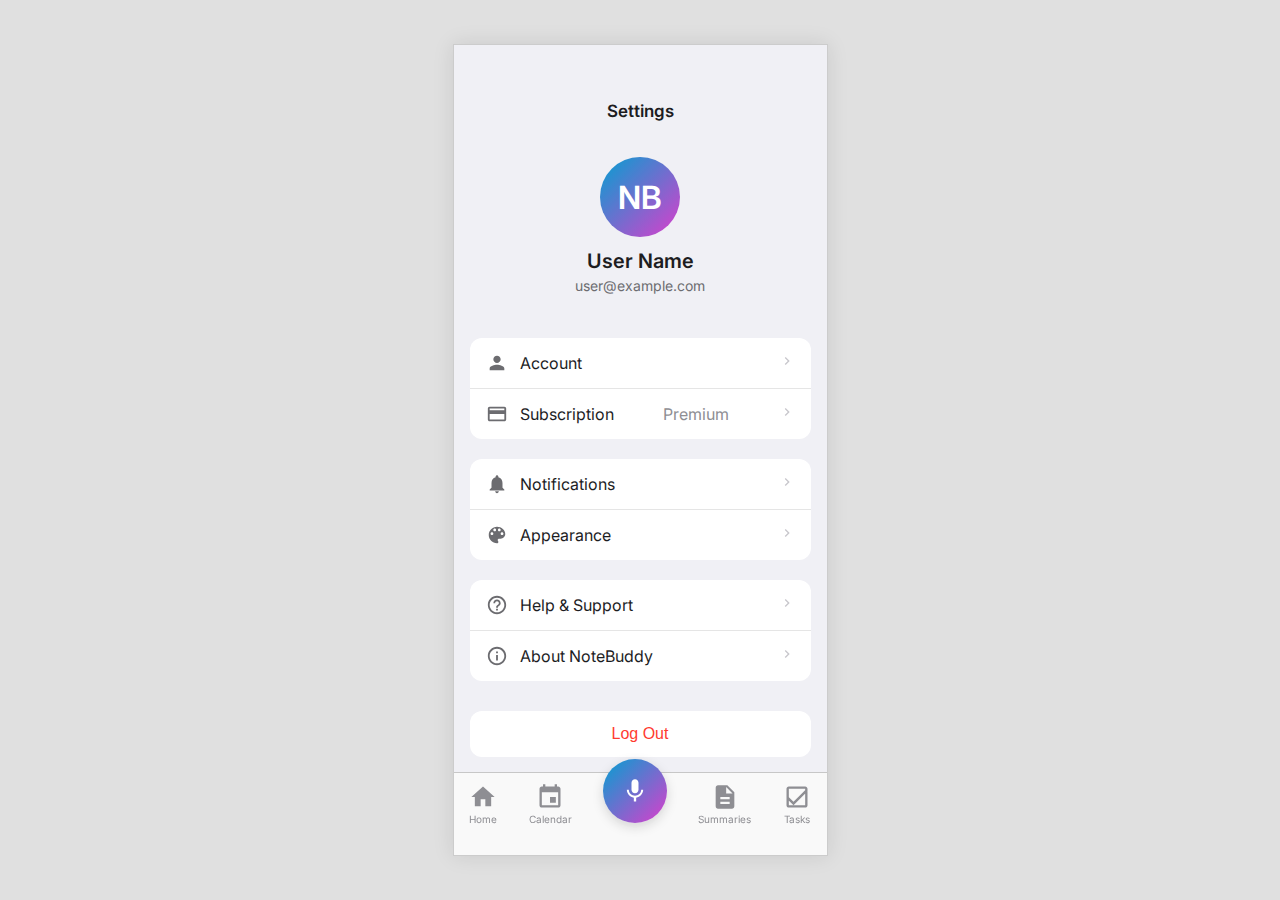
<file: notebuddy_prototype_settings_page.html>
<!DOCTYPE html>
<html lang="en">
<head>
    <meta charset="UTF-8">
    <meta name="viewport" content="width=device-width, initial-scale=1.0, user-scalable=no">
    <title>NoteBuddy - Settings</title>
    <style>
        @import url("https://fonts.googleapis.com/css2?family=Inter:wght@400;500;600;700&display=swap");

        html, body {
            height: 100%;
            margin: 0;
            display: flex;
            justify-content: center;
            align-items: center;
            background-color: #e0e0e0;
        }

        .app-frame {
            font-family: "Inter", sans-serif;
            background-color: #f0f0f5; /* Slightly different gray for settings, common in iOS */
            color: #1d1d1f;
            display: flex;
            flex-direction: column;
            height: 812px;
            width: 375px;
            overflow: hidden;
            border: 1px solid #ccc;
            box-shadow: 0 0 20px rgba(0,0,0,0.1);
            position: relative;
            box-sizing: border-box;
        }

        .status-bar-placeholder {
            height: 44px;
            background-color: #f0f0f5;
            width: 100%;
            position: absolute;
            top: 0;
            left: 0;
            z-index: 200;
        }

        .header {
            padding: 0 16px;
            height: 44px;
            background-color: #f0f0f5; 
            display: flex;
            justify-content: center; /* Center title */
            align-items: center;
            /* border-bottom: 0.5px solid #c8c7cc; */ /* No border for settings usually */
            position: absolute;
            top: 44px;
            width: 100%;
            left: 0;
            box-sizing: border-box;
            z-index: 100;
        }

        .header h1 {
            font-size: 17px;
            font-weight: 600;
            margin: 0;
        }

        .main-content {
            padding-top: 88px; /* Status bar + Header */
            flex-grow: 1;
            overflow-y: auto;
            padding-bottom: 83px; /* Account for bottom nav bar */
            box-sizing: border-box;
        }
        
        .profile-header {
            display: flex;
            flex-direction: column;
            align-items: center;
            padding: 24px 16px;
            background-color: #f0f0f5;
        }
        .profile-avatar {
            width: 80px;
            height: 80px;
            border-radius: 50%;
            background-color: #02a0d1; /* Gradient start */
            background-image: linear-gradient(135deg, #02a0d1, #dc3dcc);
            display: flex;
            align-items: center;
            justify-content: center;
            color: white;
            font-size: 32px;
            font-weight: 600;
            margin-bottom: 12px;
            cursor: pointer;
        }
        .profile-name {
            font-size: 20px;
            font-weight: 600;
            margin-bottom: 4px;
        }
        .profile-email {
            font-size: 14px;
            color: #6c6c70;
        }

        .settings-group {
            margin: 20px 16px;
            background-color: #ffffff;
            border-radius: 12px;
            overflow: hidden; /* To clip border lines properly */
        }
        .settings-item {
            display: flex;
            justify-content: space-between;
            align-items: center;
            padding: 14px 16px;
            border-bottom: 0.5px solid #e5e5e5;
            cursor: pointer;
            font-size: 16px;
        }
        .settings-item:last-child {
            border-bottom: none;
        }
        .settings-item:active {
            background-color: #f0f0f0;
        }
        .settings-item .item-label {
            display: flex;
            align-items: center;
        }
        .settings-item .item-icon {
            width: 22px;
            height: 22px;
            margin-right: 12px;
            fill: #6c6c70;
        }
        .settings-item .item-value {
            color: #8e8e93;
        }
        .settings-item .chevron-icon svg {
            width: 16px;
            height: 16px;
            fill: #c8c7cc;
        }

        .logout-button-container {
            margin: 30px 16px;
        }
        .logout-button {
            background-color: #ffffff;
            color: #ff3b30; /* Apple red for destructive actions */
            border: none;
            border-radius: 12px;
            padding: 14px;
            font-size: 16px;
            font-weight: 500;
            cursor: pointer;
            width: 100%;
            text-align: center;
        }
        .logout-button:active {
            background-color: #f0f0f0;
        }

        .bottom-nav {
            position: absolute;
            bottom: 0;
            left: 0;
            width: 100%;
            height: 83px;
            background-color: rgba(249, 249, 249, 0.94);
            backdrop-filter: blur(10px);
            -webkit-backdrop-filter: blur(10px);
            border-top: 0.5px solid rgba(0,0,0,0.2);
            display: flex;
            justify-content: space-around;
            align-items: flex-start;
            padding-top: 6px;
            box-sizing: border-box;
            z-index: 100;
        }

        .nav-item {
            display: flex;
            flex-direction: column;
            align-items: center;
            justify-content: center;
            color: #8e8e93;
            font-size: 10px;
            text-decoration: none;
            flex-grow: 1;
            padding: 4px 0;
            cursor: pointer;
        }
        .nav-item.active {
            color: #02a0d1;
        }

        .nav-item svg {
            width: 28px;
            height: 28px;
            margin-bottom: 2px;
        }

        .fab-container {
            display: flex;
            justify-content: center;
            align-items: center;
            flex-grow: 1;
        }

        .fab {
            width: 64px;
            height: 64px;
            background: linear-gradient(135deg, #02a0d1, #dc3dcc);
            border-radius: 50%;
            display: flex;
            align-items: center;
            justify-content: center;
            color: white;
            box-shadow: 0 4px 12px rgba(0,0,0,0.15);
            margin-top: -20px;
            cursor: pointer;
            border: none;
            padding: 0;
        }
        .fab svg {
            width: 28px;
            height: 28px;
        }
        .fab.active-fab {
             box-shadow: 0 0 0 3px white, 0 0 0 5px #02a0d1; /* Active state for FAB */
        }

    </style>
</head>
<body>
    <div class="app-frame">
        <div class="status-bar-placeholder"></div>
        <div class="header">
            <h1>Settings</h1>
        </div>

        <div class="main-content">
            <div class="profile-header" onclick="alert("Edit Profile - Mock. This would navigate to a profile editing screen.")">
                <div class="profile-avatar">NB</div> <!-- Placeholder Initials -->
                <div class="profile-name">User Name</div>
                <div class="profile-email">user@example.com</div>
            </div>

            <div class="settings-group">
                <div class="settings-item" onclick="alert("Navigate to Account Settings - Mock. This would open a sub-page for account details.")">
                    <div class="item-label">
                        <svg class="item-icon" viewBox="0 0 24 24"><path d="M12 12c2.21 0 4-1.79 4-4s-1.79-4-4-4-4 1.79-4 4 1.79 4 4 4zm0 2c-2.67 0-8 1.34-8 4v2h16v-2c0-2.66-5.33-4-8-4z"/></svg>
                        Account
                    </div>
                    <div class="chevron-icon">
                        <svg viewBox="0 0 24 24"><path d="M10 6L8.59 7.41 13.17 12l-4.58 4.59L10 18l6-6z"/></svg>
                    </div>
                </div>
                <div class="settings-item" onclick="alert("Navigate to Subscription - Mock. This would open a sub-page for subscription management.")">
                    <div class="item-label">
                        <svg class="item-icon" viewBox="0 0 24 24"><path d="M20 4H4c-1.11 0-1.99.89-1.99 2L2 18c0 1.11.89 2 2 2h16c1.11 0 2-.89 2-2V6c0-1.11-.89-2-2-2zm0 14H4v-6h16v6zm0-10H4V6h16v2z"/></svg>
                        Subscription
                    </div>
                    <div class="item-value">Premium</div>
                    <div class="chevron-icon">
                        <svg viewBox="0 0 24 24"><path d="M10 6L8.59 7.41 13.17 12l-4.58 4.59L10 18l6-6z"/></svg>
                    </div>
                </div>
            </div>

            <div class="settings-group">
                <div class="settings-item" onclick="alert("Navigate to Notifications - Mock. This would open a sub-page for notification preferences.")">
                    <div class="item-label">
                        <svg class="item-icon" viewBox="0 0 24 24"><path d="M12 22c1.1 0 2-.9 2-2h-4c0 1.1.9 2 2 2zm6-6v-5c0-3.07-1.63-5.64-4.5-6.32V4c0-.83-.67-1.5-1.5-1.5s-1.5.67-1.5 1.5v.68C7.64 5.36 6 7.92 6 11v5l-2 2v1h16v-1l-2-2z"/></svg>
                        Notifications
                    </div>
                    <div class="chevron-icon">
                        <svg viewBox="0 0 24 24"><path d="M10 6L8.59 7.41 13.17 12l-4.58 4.59L10 18l6-6z"/></svg>
                    </div>
                </div>
                <div class="settings-item" onclick="alert("Navigate to Appearance - Mock. This would open a sub-page for theme settings (light/dark mode etc).")">
                     <div class="item-label">
                        <svg class="item-icon" viewBox="0 0 24 24"><path d="M12 3c-4.97 0-9 4.03-9 9s4.03 9 9 9c.83 0 1.5-.67 1.5-1.5 0-.39-.15-.74-.39-1.01-.23-.26-.38-.61-.38-.99 0-.83.67-1.5 1.5-1.5H16c2.76 0 5-2.24 5-5 0-4.42-4.03-8-9-8zm-5.5 9c-.83 0-1.5-.67-1.5-1.5S5.67 9 6.5 9 8 9.67 8 10.5 7.33 12 6.5 12zm3-4C8.67 8 8 7.33 8 6.5S8.67 5 9.5 5s1.5.67 1.5 1.5S10.33 8 9.5 8zm5 0c-.83 0-1.5-.67-1.5-1.5S13.67 5 14.5 5s1.5.67 1.5 1.5S15.33 8 14.5 8zm3 4c-.83 0-1.5-.67-1.5-1.5S16.67 9 17.5 9s1.5.67 1.5 1.5-.67 1.5-1.5 1.5z"/></svg>
                        Appearance
                    </div>
                    <div class="chevron-icon">
                        <svg viewBox="0 0 24 24"><path d="M10 6L8.59 7.41 13.17 12l-4.58 4.59L10 18l6-6z"/></svg>
                    </div>
                </div>
            </div>

            <div class="settings-group">
                <div class="settings-item" onclick="alert("Navigate to Help & Support - Mock. This would open a help center or contact form.")">
                     <div class="item-label">
                        <svg class="item-icon" viewBox="0 0 24 24"><path d="M11 18h2v-2h-2v2zm1-16C6.48 2 2 6.48 2 12s4.48 10 10 10 10-4.48 10-10S17.52 2 12 2zm0 18c-4.41 0-8-3.59-8-8s3.59-8 8-8 8 3.59 8 8-3.59 8-8 8zm0-14c-2.21 0-4 1.79-4 4h2c0-1.1.9-2 2-2s2 .9 2 2c0 2-3 1.75-3 5h2c0-2.25 3-2.5 3-5 0-2.21-1.79-4-4-4z"/></svg>
                        Help & Support
                    </div>
                    <div class="chevron-icon">
                        <svg viewBox="0 0 24 24"><path d="M10 6L8.59 7.41 13.17 12l-4.58 4.59L10 18l6-6z"/></svg>
                    </div>
                </div>
                <div class="settings-item" onclick="alert("Navigate to About NoteBuddy - Mock. This would open an about page with version info, terms, etc.")">
                     <div class="item-label">
                        <svg class="item-icon" viewBox="0 0 24 24"><path d="M11 7h2v2h-2zm0 4h2v6h-2zm1-9C6.48 2 2 6.48 2 12s4.48 10 10 10 10-4.48 10-10S17.52 2 12 2zm0 18c-4.41 0-8-3.59-8-8s3.59-8 8-8 8 3.59 8 8-3.59 8-8 8z"/></svg>
                        About NoteBuddy
                    </div>
                    <div class="chevron-icon">
                        <svg viewBox="0 0 24 24"><path d="M10 6L8.59 7.41 13.17 12l-4.58 4.59L10 18l6-6z"/></svg>
                    </div>
                </div>
            </div>

            <div class="logout-button-container">
                <button class="logout-button" onclick="alert("Logout - Mock Confirmation. This would typically show a confirmation dialog before logging out.")">Log Out</button>
            </div>

        </div>

        <nav class="bottom-nav">
    <a href="index.html" class="nav-item">
        <svg viewBox="0 0 24 24" fill="currentColor"><path d="M10 20v-6h4v6h5v-8h3L12 3 2 12h3v8z"/></svg>
        Home
    </a>
    <a href="notebuddy_prototype_calendar_view.html" class="nav-item">
        <svg viewBox="0 0 24 24" fill="currentColor"><path d="M17 12h-5v5h5v-5zM16 1v2H8V1H6v2H5c-1.11 0-1.99.9-1.99 2L3 19c0 1.1.89 2 2 2h14c1.1 0 2-.9 2-2V5c0-1.1-.9-2-2-2h-1V1h-2zm3 18H5V8h14v11z"/></svg>
        Calendar
    </a>
    <div class="fab-container">
        <button class="fab" onclick="window.location.href='notebuddy_prototype_record_upload.html'" aria-label="Record or Upload">
            <svg viewBox="0 0 24 24" fill="currentColor"><path d="M12 14c1.66 0 2.99-1.34 2.99-3L15 5c0-1.66-1.34-3-3-3S9 3.34 9 5v6c0 1.66 1.34 3 3 3zm5.3-3c0 3-2.54 5.1-5.3 5.1S6.7 14 6.7 11H5c0 3.41 2.72 6.23 6 6.72V21h2v-3.28c3.28-.48 6-3.3 6-6.72h-1.7z"/></svg>
        </button>
    </div>
    <a href="notebuddy_prototype_summary_view.html" class="nav-item">
        <svg viewBox="0 0 24 24" fill="currentColor"><path d="M14 2H6c-1.1 0-1.99.9-1.99 2L4 20c0 1.1.89 2 1.99 2H18c1.1 0 2-.9 2-2V8l-6-6zm2 16H8v-2h8v2zm0-4H8v-2h8v2zm-3-5V3.5L18.5 9H13z"/></svg>
        Summaries
    </a>
    <a href="notebuddy_prototype_task_list.html" class="nav-item">
        <svg viewBox="0 0 24 24" fill="currentColor">
            <path d="M9 16.17L4.83 12l-1.42 1.41L9 19 21 7l-1.41-1.41z M19 3H5c-1.1 0-2 .9-2 2v14c0 1.1.9 2 2 2h14c1.1 0 2-.9 2-2V5c0-1.1-.9-2-2-2zm0 16H5V5h14v14z"/>
        </svg>
        Tasks
    </a>
</nav>
    </div>

    <script>
        document.querySelectorAll(".profile-header, .settings-item, .logout-button, .nav-item, .fab").forEach(item => {
            item.addEventListener("touchstart", function() {}); // Enables :active state on touch
        });
    </script>
</body>
</html>
</file>
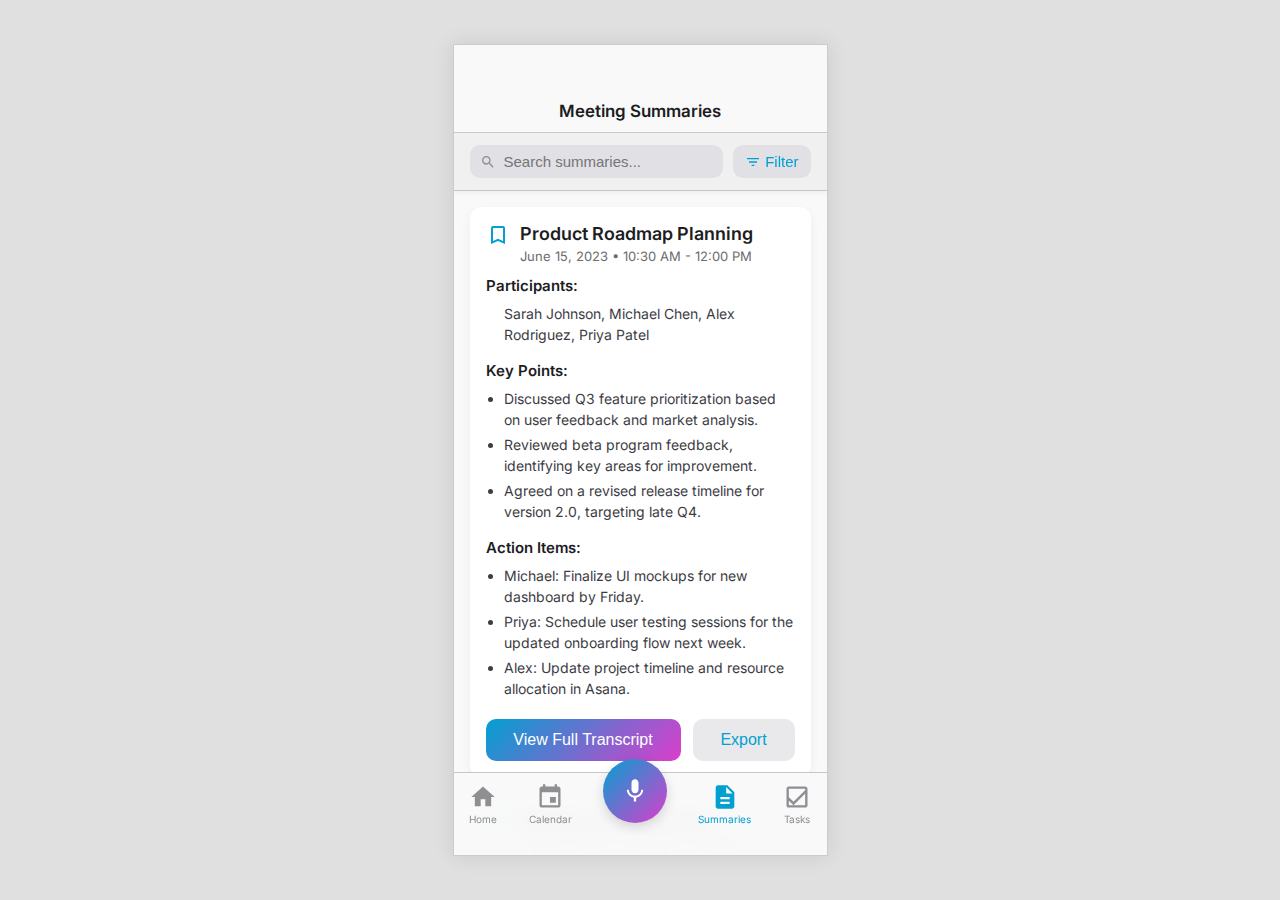
<file: notebuddy_prototype_summary_view.html>
<!DOCTYPE html>
<html lang="en">
<head>
    <meta charset="UTF-8">
    <meta name="viewport" content="width=device-width, initial-scale=1.0, user-scalable=no">
    <title>NoteBuddy - Meeting Summaries</title>
    <style>
        @import url("https://fonts.googleapis.com/css2?family=Inter:wght@400;500;600;700&display=swap");

        html, body {
            height: 100%;
            margin: 0;
            display: flex;
            justify-content: center;
            align-items: center;
            background-color: #e0e0e0;
        }

        .app-frame {
            font-family: "Inter", sans-serif;
            background-color: #f9f9f9;
            color: #1d1d1f;
            display: flex;
            flex-direction: column;
            height: 812px;
            width: 375px;
            overflow: hidden;
            border: 1px solid #ccc;
            box-shadow: 0 0 20px rgba(0,0,0,0.1);
            position: relative;
            box-sizing: border-box;
        }

        .status-bar-placeholder {
            height: 44px;
            background-color: #f9f9f9;
            width: 100%;
            position: absolute;
            top: 0;
            left: 0;
            z-index: 200;
        }

.header {
    padding: 0 16px;
    height: 44px;
    background-color: #f9f9f9;
    display: flex;
    justify-content: space-between;
    align-items: center;
    border-bottom: 0.5px solid #c8c7cc;
    position: absolute;
    top: 44px; /* Below status bar */
    left: 0;
    width: 100%;
    box-sizing: border-box;
    z-index: 150;
}

.search-filter-bar {
    position: absolute;
    top: 88px; /* Below header */
    left: 0;
    width: 100%;
    z-index: 140;
    background-color: #f9f9f9;
    display: flex;
    border-bottom: 0.5px solid #c8c7cc;
    box-sizing: border-box;
    padding: 12px 16px;
}

        .header .back-button {
            color: #02a0d1; /* Accent color */
            text-decoration: none;
            font-size: 18px;
            display: flex;
            align-items: center;
            cursor: pointer;
        }
        .header .back-button svg {
            width: 22px; /* Adjusted for back arrow */
            height: 22px;
            margin-right: 4px;
        }

        .header h1 {
            font-size: 17px; 
            font-weight: 600; 
            margin: 0;
            position: absolute; /* Center title */
            left: 50%;
            transform: translateX(-50%);
        }
        
        .header .action-button-placeholder {
            width: 60px; /* For spacing, if no right button, matches back button approx width */
        }

        .main-content {
            padding-top: 88px; /* Header height */
            flex-grow: 1;
            overflow-y: auto;
            padding-bottom: 88px; /* Account for bottom nav bar */
            box-sizing: border-box;
        }
        
        .search-filter-bar {
    position: sticky;
    top: 0px; /* Right below .header */
    z-index: 99; /* Higher than header */
    background-color: #f0f0f0;
    padding: 12px 16px;
    display: flex;
    border-bottom: 0.5px solid #c8c7cc;
    box-shadow: 0 2px 6px rgba(0,0,0,0.05);
}

        .search-input-container {
            flex-grow: 1;
            display: flex;
            align-items: center;
            background-color: #e0e0e5;
            border-radius: 10px;
            padding: 6px 10px;
            margin-right: 10px;
        }
        .search-input-container svg {
            width: 16px;
            height: 16px;
            fill: #8e8e93;
            margin-right: 6px;
        }
        .search-input-container input {
            flex-grow: 1;
            border: none;
            background: transparent;
            font-size: 15px;
            outline: none;
        }
        .filter-button {
            background-color: #e0e0e5;
            color: #02a0d1;
            border: none;
            border-radius: 10px;
            padding: 8px 12px;
            font-size: 15px;
            font-weight: 500;
            cursor: pointer;
            display: flex;
            align-items: center;
        }
        .filter-button svg {
            width: 16px;
            height: 16px;
            fill: #02a0d1;
            margin-right: 4px;
        }

        .summary-card {
            background-color: #ffffff;
            margin: 16px;
            border-radius: 12px;
            padding: 16px;
            box-shadow: 0 4px 12px rgba(0,0,0,0.05);
        }

        .summary-header {
            display: flex;
            align-items: flex-start; /* Align icon to top */
            margin-bottom: 12px;
        }
        .summary-header-icon {
            width: 24px;
            height: 24px;
            margin-right: 10px;
            flex-shrink: 0;
            background-color: #02a0d1; /* Gradient start */
            mask-image: url("data:image/svg+xml;utf8,<svg xmlns=\"http://www.w3.org/2000/svg\" viewBox=\"0 0 24 24\" fill=\"white\"><path d=\"M17 3H7c-1.1 0-1.99.9-1.99 2L5 21l7-3 7 3V5c0-1.1-.9-2-2-2zm0 15l-5-2.18L7 18V5h10v13z\"/></svg>");
            -webkit-mask-image: url("data:image/svg+xml;utf8,<svg xmlns=\"http://www.w3.org/2000/svg\" viewBox=\"0 0 24 24\" fill=\"white\"><path d=\"M17 3H7c-1.1 0-1.99.9-1.99 2L5 21l7-3 7 3V5c0-1.1-.9-2-2-2zm0 15l-5-2.18L7 18V5h10v13z\"/></svg>");
        }
        .summary-title-section h3 {
            font-size: 18px;
            font-weight: 600;
            margin: 0 0 4px 0;
        }
        .summary-title-section p {
            font-size: 13px;
            color: #6c6c70;
            margin: 0;
        }

        .summary-section {
            margin-bottom: 16px;
        }
        .summary-section h4 {
            font-size: 15px;
            font-weight: 600;
            color: #1d1d1f;
            margin: 0 0 8px 0;
        }
        .summary-section p, .summary-section ul {
            font-size: 14px;
            color: #3c3c43;
            line-height: 1.5;
            margin: 0 0 8px 0;
            padding-left: 18px; /* For ul bullets */
        }
        .summary-section ul li {
            margin-bottom: 4px;
        }

        .summary-actions {
            display: flex;
            gap: 12px;
            margin-top: 20px;
        }
        .summary-actions button {
            flex-grow: 1;
            padding: 12px;
            border-radius: 10px;
            font-size: 16px;
            font-weight: 500;
            cursor: pointer;
        }
        .view-details-btn {
            background: linear-gradient(135deg, #02a0d1, #dc3dcc);
            color: white;
            border: none;
        }
        .export-btn {
            background-color: #e9e9eb;
            color: #02a0d1;
            border: none;
        }

        .bottom-nav {
            position: absolute;
            bottom: 0;
            left: 0;
            width: 100%;
            height: 83px;
            background-color: rgba(249, 249, 249, 0.94);
            backdrop-filter: blur(10px);
            -webkit-backdrop-filter: blur(10px);
            border-top: 0.5px solid rgba(0,0,0,0.2);
            display: flex;
            justify-content: space-around;
            align-items: flex-start;
            padding-top: 6px;
            box-sizing: border-box;
            z-index: 100;
        }

        .nav-item {
            display: flex;
            flex-direction: column;
            align-items: center;
            justify-content: center;
            color: #8e8e93;
            font-size: 10px;
            text-decoration: none;
            flex-grow: 1;
            padding: 4px 0;
            cursor: pointer;
        }
        .nav-item.active {
            color: #02a0d1;
        }

        .nav-item svg {
            width: 28px;
            height: 28px;
            margin-bottom: 2px;
        }

        .fab-container {
            display: flex;
            justify-content: center;
            align-items: center;
            flex-grow: 1;
        }

        .fab {
            width: 64px;
            height: 64px;
            background: linear-gradient(135deg, #02a0d1, #dc3dcc);
            border-radius: 50%;
            display: flex;
            align-items: center;
            justify-content: center;
            color: white;
            box-shadow: 0 4px 12px rgba(0,0,0,0.15);
            margin-top: -20px;
            cursor: pointer;
            border: none;
            padding: 0;
        }
        .fab svg {
            width: 28px;
            height: 28px;
        }
        .fab.active-fab {
             box-shadow: 0 0 0 3px white, 0 0 0 5px #02a0d1; /* Active state for FAB */
        }

    </style>
</head>
<body>
    <div class="app-frame">
        <div class="status-bar-placeholder"></div>
        <div class="header">
            <h1>Meeting Summaries</h1>
            <div class="action-button-placeholder"></div>
        </div>

        <div class="main-content">
            <div class="search-filter-bar">
                <div class="search-input-container">
                    <svg viewBox="0 0 24 24"><path d="M15.5 14h-.79l-.28-.27A6.471 6.471 0 0 0 16 9.5A6.5 6.5 0 1 0 9.5 16c1.61 0 3.09-.59 4.23-1.57l.27.28v.79l5 4.99L20.49 19l-4.99-5zm-6 0C7.01 14 5 11.99 5 9.5S7.01 5 9.5 5 14 7.01 14 9.5 11.99 14 9.5 14z"/></svg>
                    <input type="search" placeholder="Search summaries...">
                </div>
                <button class="filter-button" onclick="alert("Open Filter Options - Mock")">
                    <svg viewBox="0 0 24 24"><path d="M10 18h4v-2h-4v2zM3 6v2h18V6H3zm3 7h12v-2H6v2z"/></svg>
                    Filter
                </button>
            </div>

            <div class="summary-card">
                <div class="summary-header">
                    <div class="summary-header-icon"></div>
                    <div class="summary-title-section">
                        <h3>Product Roadmap Planning</h3>
                        <p>June 15, 2023 • 10:30 AM - 12:00 PM</p>
                    </div>
                </div>

                <div class="summary-section">
                    <h4>Participants:</h4>
                    <p>Sarah Johnson, Michael Chen, Alex Rodriguez, Priya Patel</p>
                </div>

                <div class="summary-section">
                    <h4>Key Points:</h4>
                    <ul>
                        <li>Discussed Q3 feature prioritization based on user feedback and market analysis.</li>
                        <li>Reviewed beta program feedback, identifying key areas for improvement.</li>
                        <li>Agreed on a revised release timeline for version 2.0, targeting late Q4.</li>
                    </ul>
                </div>

                <div class="summary-section">
                    <h4>Action Items:</h4>
                    <ul>
                        <li>Michael: Finalize UI mockups for new dashboard by Friday.</li>
                        <li>Priya: Schedule user testing sessions for the updated onboarding flow next week.</li>
                        <li>Alex: Update project timeline and resource allocation in Asana.</li>
                    </ul>
                </div>
                <div class="summary-actions">
                    <button class="view-details-btn" onclick="event.stopPropagation(); alert("View Full Transcript - Mock. This would show the full text.")">View Full Transcript</button>
                    <button class="export-btn" onclick="event.stopPropagation(); alert("Export Options - Mock. E.g., PDF, TXT, Share.")">Export</button>
                </div>
            </div>

            <div class="summary-card" onclick="alert("View Details: Weekly Team Standup - Mock.")">
                <div class="summary-header">
                    <div class="summary-header-icon" style="mask-image: url(\'data:image/svg+xml;utf8,<svg xmlns=\"http://www.w3.org/2000/svg\" viewBox=\"0 0 24 24\" fill=\"white\"><path d=\"M19 3h-4.18C14.4 1.84 13.3 1 12 1s-2.4.84-2.82 2H5c-1.1 0-2 .9-2 2v14c0 1.1.9 2 2 2h14c1.1 0 2-.9 2-2V5c0-1.1-.9-2-2-2zm-7 0c.55 0 1 .45 1 1s-.45 1-1 1-1-.45-1-1 .45-1 1-1zm7 15h-2v-2H7v2H5V5h1.18C6.6 5.84 7.7 6 9 6s2.4-.16 2.82-1H14c.55 0 1-.45 1-1s-.45-1-1-1h-2.82C10.74 2.16 9.64 2 9 2s-1.74.16-2.18 1H5V5h14v13z\"/><path d=\"M12 11H8v2h4v-2zm0 4H8v2h4v-2zm4-4h-2v2h2v-2z\"/></svg>\'); -webkit-mask-image: url(\'data:image/svg+xml;utf8,<svg xmlns=\"http://www.w3.org/2000/svg\" viewBox=\"0 0 24 24\" fill=\"white\"><path d=\"M19 3h-4.18C14.4 1.84 13.3 1 12 1s-2.4.84-2.82 2H5c-1.1 0-2 .9-2 2v14c0 1.1.9 2 2 2h14c1.1 0 2-.9 2-2V5c0-1.1-.9-2-2-2zm-7 0c.55 0 1 .45 1 1s-.45 1-1 1-1-.45-1-1 .45-1 1-1zm7 15h-2v-2H7v2H5V5h1.18C6.6 5.84 7.7 6 9 6s2.4-.16 2.82-1H14c.55 0 1-.45 1-1s-.45-1-1-1h-2.82C10.74 2.16 9.64 2 9 2s-1.74.16-2.18 1H5V5h14v13z\"/><path d=\"M12 11H8v2h4v-2zm0 4H8v2h4v-2zm4-4h-2v2h2v-2z\"/></svg>\');"></div> <!-- Different Icon -->
                    <div class="summary-title-section">
                        <h3>Weekly Team Standup</h3>
                        <p>June 12, 2023 • 9:00 AM - 9:30 AM</p>
                    </div>
                </div>

                <div class="summary-section">
                    <h4>Participants:</h4>
                    <p>Engineering Team (Lead: David Lee), Product Team (Lead: Emily Carter)</p>
                </div>

                <div class="summary-section">
                    <h4>Key Points:</h4>
                    <ul>
                        <li>Reviewed progress on current sprint tasks and user stories.</li>
                        <li>Discussed critical bug fixes deployed over the weekend.</li>
                        <li>Highlighted potential blockers for upcoming feature releases.</li>
                    </ul>
                </div>

                <div class="summary-section">
                    <h4>Action Items:</h4>
                    <ul>
                        <li>QA Team: Complete regression testing for the new build by EOD.</li>
                        <li>DevOps: Monitor server performance post-deployment.</li>
                        <li>Product Team: Gather user feedback on the latest alpha release.</li>
                    </ul>
                </div>
                <div class="summary-actions">
                    <button class="view-details-btn" onclick="event.stopPropagation(); alert("View Full Transcript - Mock")">View Full Transcript</button>
                    <button class="export-btn" onclick="event.stopPropagation(); alert("Export Options - Mock")">Export</button>
                </div>
            </div>

            <!-- Placeholder for 4 more summaries -->
            <div class="summary-card" onclick="alert("View Details: Client Kick-off - Mock.")">
                <div class="summary-header">
                    <div class="summary-header-icon" style="mask-image: url(\'data:image/svg+xml;utf8,<svg xmlns=\"http://www.w3.org/2000/svg\" viewBox=\"0 0 24 24\" fill=\"white\"><path d=\"M12 2C6.48 2 2 6.48 2 12s4.48 10 10 10 10-4.48 10-10S17.52 2 12 2zm-2 15l-4-4 1.41-1.41L10 12.17l6.59-6.59L18 7l-8 8z\"/></svg>\'); -webkit-mask-image: url(\'data:image/svg+xml;utf8,<svg xmlns=\"http://www.w3.org/2000/svg\" viewBox=\"0 0 24 24\" fill=\"white\"><path d=\"M12 2C6.48 2 2 6.48 2 12s4.48 10 10 10 10-4.48 10-10S17.52 2 12 2zm-2 15l-4-4 1.41-1.41L10 12.17l6.59-6.59L18 7l-8 8z\"/></svg>\');"></div>
                    <div class="summary-title-section">
                        <h3>Client Kick-off: Project Alpha</h3>
                        <p>June 10, 2023 • 2:00 PM - 3:30 PM</p>
                    </div>
                </div>
                <div class="summary-section">
                    <h4>Participants:</h4>
                    <p>John Doe (Client), Jane Smith (Client), Project Team</p>
                </div>
                <div class="summary-section">
                    <h4>Key Points:</h4>
                    <ul>
                        <li>Introductions and project overview.</li>
                        <li>Defined project scope and deliverables.</li>
                        <li>Established communication plan.</li>
                    </ul>
                </div>
                <div class="summary-section">
                    <h4>Action Items:</h4>
                    <ul>
                        <li>Account Manager: Send follow-up email with meeting notes.</li>
                        <li>Project Lead: Schedule internal planning session.</li>
                    </ul>
                </div>
                <div class="summary-actions">
                    <button class="view-details-btn" onclick="event.stopPropagation(); alert('View Full Transcript - Mock')">View Full Transcript</button>
                    <button class="export-btn" onclick="event.stopPropagation(); alert('Export Options - Mock')">Export</button>
                  </div>
            </div>

             <div class="summary-card" onclick="alert("View Details: Marketing Strategy - Mock.")">
                <div class="summary-header">
                    <div class="summary-header-icon" style="mask-image: url(\'data:image/svg+xml;utf8,<svg xmlns=\"http://www.w3.org/2000/svg\" viewBox=\"0 0 24 24\" fill=\"white\"><path d=\"M4 6H2v14c0 1.1.9 2 2 2h14v-2H4V6zm16-4H8c-1.1 0-2 .9-2 2v12c0 1.1.9 2 2 2h12c1.1 0 2-.9 2-2V4c0-1.1-.9-2-2-2zm-1 9h-4v4h-2v-4H9V9h4V5h2v4h4v2z\"/></svg>\'); -webkit-mask-image: url(\'data:image/svg+xml;utf8,<svg xmlns=\"http://www.w3.org/2000/svg\" viewBox=\"0 0 24 24\" fill=\"white\"><path d=\"M4 6H2v14c0 1.1.9 2 2 2h14v-2H4V6zm16-4H8c-1.1 0-2 .9-2 2v12c0 1.1.9 2 2 2h12c1.1 0 2-.9 2-2V4c0-1.1-.9-2-2-2zm-1 9h-4v4h-2v-4H9V9h4V5h2v4h4v2z\"/></svg>\');"></div>
                    <div class="summary-title-section">
                        <h3>Q3 Marketing Strategy</h3>
                        <p>June 8, 2023 • 11:00 AM - 12:30 PM</p>
                    </div>
                </div>
                 <div class="summary-section">
                    <h4>Participants:</h4>
                    <p>Marketing Team, Sales Lead</p>
                </div>
                <div class="summary-section">
                    <h4>Key Points:</h4>
                    <ul>
                        <li>Reviewed Q2 performance and identified key learnings.</li>
                        <li>Brainstormed new campaign ideas for Q3.</li>
                        <li>Allocated budget for different marketing channels.</li>
                    </ul>
                </div>
                <div class="summary-section">
                    <h4>Action Items:</h4>
                    <ul>
                        <li>Content Team: Develop content calendar for Q3.</li>
                        <li>Ads Manager: Prepare new ad creatives.</li>
                    </ul>
                </div>
                <div class="summary-actions">
                    <button class="view-details-btn" onclick="event.stopPropagation(); alert('View Full Transcript - Mock')">View Full Transcript</button>
                    <button class="export-btn" onclick="event.stopPropagation(); alert('Export Options - Mock')">Export</button>
                  </div>
            </div>

            <div class="summary-card" onclick="alert("View Details: Design Review - Mock.")">
                <div class="summary-header">
                    <div class="summary-header-icon" style="mask-image: url(\'data:image/svg+xml;utf8,<svg xmlns=\"http://www.w3.org/2000/svg\" viewBox=\"0 0 24 24\" fill=\"white\"><path d=\"M12 2C6.48 2 2 6.48 2 12s4.48 10 10 10 10-4.48 10-10S17.52 2 12 2zm0 18c-4.42 0-8-3.58-8-8s3.58-8 8-8 8 3.58 8 8-3.58 8-8 8zm-2.5-8.5L14 12l-4.5 4.5L8 15l3.5-3.5L8 8l1.5-1.5L14 11l-4.5 4.5z\"/></svg>\'); -webkit-mask-image: url(\'data:image/svg+xml;utf8,<svg xmlns=\"http://www.w3.org/2000/svg\" viewBox=\"0 0 24 24\" fill=\"white\"><path d=\"M12 2C6.48 2 2 6.48 2 12s4.48 10 10 10 10-4.48 10-10S17.52 2 12 2zm0 18c-4.42 0-8-3.58-8-8s3.58-8 8-8 8 3.58 8 8-3.58 8-8 8zm-2.5-8.5L14 12l-4.5 4.5L8 15l3.5-3.5L8 8l1.5-1.5L14 11l-4.5 4.5z\"/></svg>\');"></div>
                    <div class="summary-title-section">
                        <h3>New Feature Design Review</h3>
                        <p>June 5, 2023 • 3:00 PM - 4:00 PM</p>
                    </div>
                </div>
                 <div class="summary-section">
                    <h4>Participants:</h4>
                    <p>Design Team, Product Owner, Lead Developer</p>
                </div>
                <div class="summary-section">
                    <h4>Key Points:</h4>
                    <ul>
                        <li>Presented initial mockups for the analytics dashboard.</li>
                        <li>Gathered feedback on UI/UX and technical feasibility.</li>
                        <li>Identified areas for iteration.</li>
                    </ul>
                </div>
                <div class="summary-section">
                    <h4>Action Items:</h4>
                    <ul>
                        <li>Design Team: Iterate on mockups based on feedback.</li>
                        <li>Lead Developer: Investigate API requirements.</li>
                    </ul>
                </div>
                <div class="summary-actions">
                    <button class="view-details-btn" onclick="event.stopPropagation(); alert('View Full Transcript - Mock')">View Full Transcript</button>
                    <button class="export-btn" onclick="event.stopPropagation(); alert('Export Options - Mock')">Export</button>
                  </div>
            </div>

            <div class="summary-card" onclick="alert("View Details: Budget Planning - Mock.")">
                <div class="summary-header">
                    <div class="summary-header-icon" style="mask-image: url(\'data:image/svg+xml;utf8,<svg xmlns=\"http://www.w3.org/2000/svg\" viewBox=\"0 0 24 24\" fill=\"white\"><path d=\"M21.99 4c0-1.1-.89-2-1.99-2H4c-1.1 0-2 .9-2 2v12c0 1.1.9 2 2 2h14l4 4-.01-18zM18 14H6v-2h12v2zm0-3H6V9h12v2zm0-3H6V6h12v2z\"/></svg>\'); -webkit-mask-image: url(\'data:image/svg+xml;utf8,<svg xmlns=\"http://www.w3.org/2000/svg\" viewBox=\"0 0 24 24\" fill=\"white\"><path d=\"M21.99 4c0-1.1-.89-2-1.99-2H4c-1.1 0-2 .9-2 2v12c0 1.1.9 2 2 2h14l4 4-.01-18zM18 14H6v-2h12v2zm0-3H6V9h12v2zm0-3H6V6h12v2z\"/></svg>\');"></div>
                    <div class="summary-title-section">
                        <h3>Annual Budget Planning</h3>
                        <p>June 1, 2023 • 10:00 AM - 1:00 PM</p>
                    </div>
                </div>
                 <div class="summary-section">
                    <h4>Participants:</h4>
                    <p>Department Heads, CFO, CEO</p>
                </div>
                <div class="summary-section">
                    <h4>Key Points:</h4>
                    <ul>
                        <li>Reviewed departmental budget proposals.</li>
                        <li>Discussed strategic investment areas.</li>
                        <li>Finalized overall budget for the next fiscal year.</li>
                    </ul>
                </div>
                <div class="summary-section">
                    <h4>Action Items:</h4>
                    <ul>
                        <li>CFO: Communicate final budget allocations to departments.</li>
                        <li>Department Heads: Adjust operational plans accordingly.</li>
                    </ul>
                </div>
                <div class="summary-actions">
                    <button class="view-details-btn" onclick="event.stopPropagation(); alert('View Full Transcript - Mock')">View Full Transcript</button>
                    <button class="export-btn" onclick="event.stopPropagation(); alert('Export Options - Mock')">Export</button>
                  </div>
            </div>

        </div>

        <nav class="bottom-nav">
    <a href="index.html" class="nav-item">
        <svg viewBox="0 0 24 24" fill="currentColor"><path d="M10 20v-6h4v6h5v-8h3L12 3 2 12h3v8z"/></svg>
        Home
    </a>
    <a href="notebuddy_prototype_calendar_view.html" class="nav-item">
        <svg viewBox="0 0 24 24" fill="currentColor"><path d="M17 12h-5v5h5v-5zM16 1v2H8V1H6v2H5c-1.11 0-1.99.9-1.99 2L3 19c0 1.1.89 2 2 2h14c1.1 0 2-.9 2-2V5c0-1.1-.9-2-2-2h-1V1h-2zm3 18H5V8h14v11z"/></svg>
        Calendar
    </a>
    <div class="fab-container">
        <button class="fab" onclick="window.location.href='notebuddy_prototype_record_upload.html'" aria-label="Record or Upload">
            <svg viewBox="0 0 24 24" fill="currentColor"><path d="M12 14c1.66 0 2.99-1.34 2.99-3L15 5c0-1.66-1.34-3-3-3S9 3.34 9 5v6c0 1.66 1.34 3 3 3zm5.3-3c0 3-2.54 5.1-5.3 5.1S6.7 14 6.7 11H5c0 3.41 2.72 6.23 6 6.72V21h2v-3.28c3.28-.48 6-3.3 6-6.72h-1.7z"/></svg>
        </button>
    </div>
    <a href="notebuddy_prototype_summary_view.html" class="nav-item active">
        <svg viewBox="0 0 24 24" fill="currentColor"><path d="M14 2H6c-1.1 0-1.99.9-1.99 2L4 20c0 1.1.89 2 1.99 2H18c1.1 0 2-.9 2-2V8l-6-6zm2 16H8v-2h8v2zm0-4H8v-2h8v2zm-3-5V3.5L18.5 9H13z"/></svg>
        Summaries
    </a>
    <a href="notebuddy_prototype_task_list.html" class="nav-item">
        <svg viewBox="0 0 24 24" fill="currentColor">
            <path d="M9 16.17L4.83 12l-1.42 1.41L9 19 21 7l-1.41-1.41z M19 3H5c-1.1 0-2 .9-2 2v14c0 1.1.9 2 2 2h14c1.1 0 2-.9 2-2V5c0-1.1-.9-2-2-2zm0 16H5V5h14v14z"/>
        </svg>
        Tasks
    </a>
</nav>
    </div>

    <script>
        document.querySelectorAll(".summary-card, .nav-item, .fab, .back-button, .filter-button").forEach(item => {
            item.addEventListener("touchstart", function() {}); // Enables :active state on touch
        });
    </script>
</body>
</html>
</file>
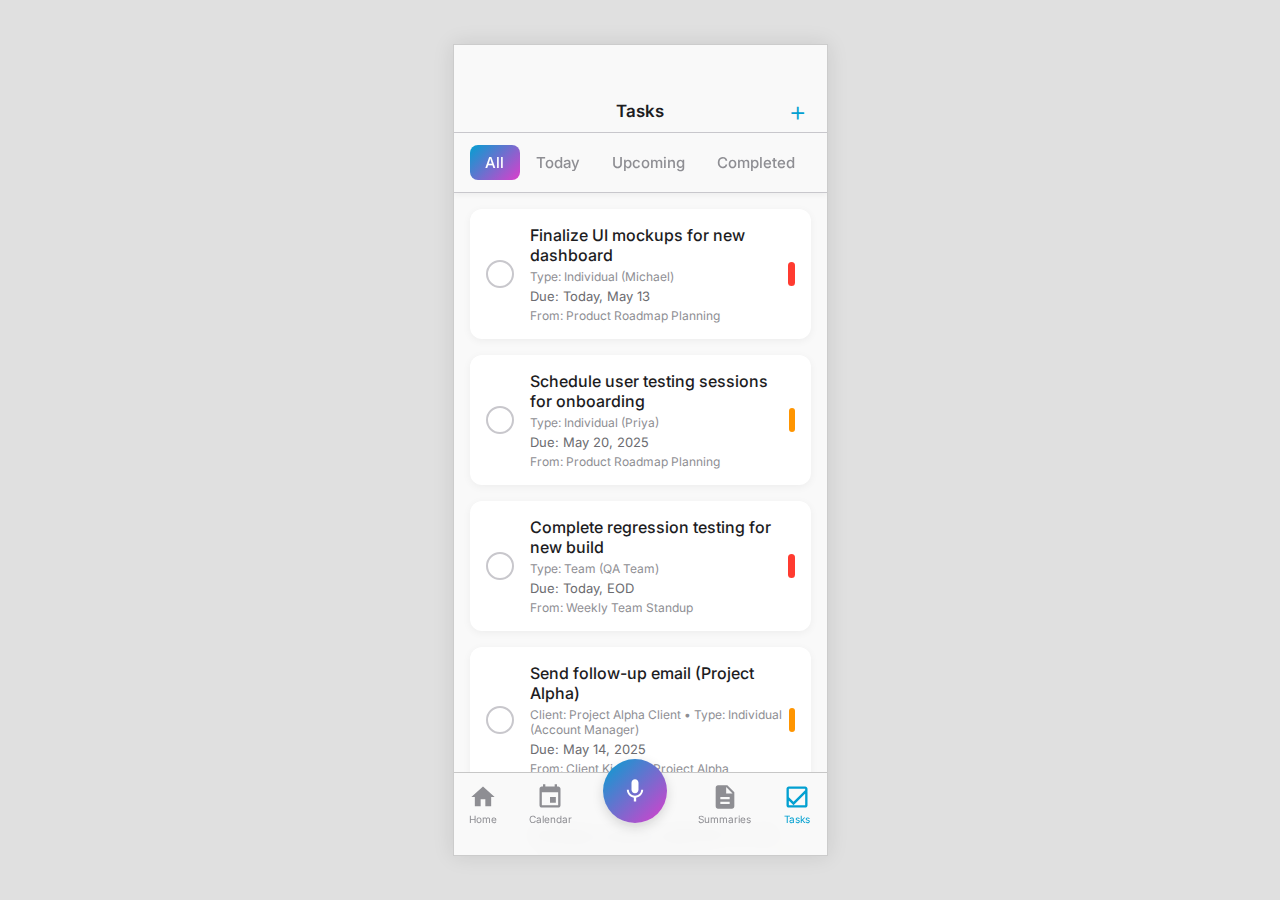
<file: notebuddy_prototype_task_list.html>
<!DOCTYPE html>
<html lang="en">
<head>
    <meta charset="UTF-8">
    <meta name="viewport" content="width=device-width, initial-scale=1.0, user-scalable=no">
    <title>NoteBuddy - Tasks</title>
    <style>
        @import url("https://fonts.googleapis.com/css2?family=Inter:wght@400;500;600;700&display=swap");

        html, body {
            height: 100%;
            margin: 0;
            display: flex;
            justify-content: center;
            align-items: center;
            background-color: #e0e0e0;
        }

        .app-frame {
            font-family: "Inter", sans-serif;
            background-color: #f9f9f9;
            color: #1d1d1f;
            display: flex;
            flex-direction: column;
            height: 812px;
            width: 375px;
            overflow: hidden;
            border: 1px solid #ccc;
            box-shadow: 0 0 20px rgba(0,0,0,0.1);
            position: relative;
            box-sizing: border-box;
        }

        .status-bar-placeholder {
            height: 44px;
            background-color: #f9f9f9;
            width: 100%;
            position: absolute;
            top: 0;
            left: 0;
            z-index: 200;
        }

        .header {
            padding: 0 16px;
            height: 44px;
            background-color: #f9f9f9;
            display: flex;
            justify-content: space-between;
            align-items: center;
            border-bottom: 0.5px solid #c8c7cc;
            position: sticky; /* Make header sticky */
            top: 44px; /* Position below status bar */
            z-index: 100;
            width: 100%;
            box-sizing: border-box;
        }

        .header .action-button-placeholder-left {
             width: 60px; 
        }

        .header h1 {
            font-size: 17px;
            font-weight: 600;
            margin: 0;
            position: absolute;
            left: 50%;
            transform: translateX(-50%);
        }
        
        .header .add-task-btn {
            color: #02a0d1;
            font-size: 28px; 
            font-weight: 300;
            cursor: pointer;
            text-decoration: none;
            padding: 5px;
        }

        .main-content {
            padding-top: 44px; /* Header height */
            flex-grow: 1;
            overflow-y: auto;
            padding-bottom: 83px; 
            box-sizing: border-box;
        }
        
        .filter-tabs {
    display: flex;
    justify-content: space-around;
    padding: 12px 16px;
    background-color: #f9f9f9;
    border-bottom: 0.5px solid #c8c7cc;
    position: sticky;
    top: 0px; /* Status bar (44) + Header (44) */
    z-index: 95;
    box-shadow: 0 2px 6px rgba(0,0,0,0.05); /* Optional for depth */
}

        .filter-tab {
            font-size: 15px;
            font-weight: 500;
            color: #8e8e93; 
            padding: 8px 12px;
            border-radius: 8px;
            cursor: pointer;
            text-align: center;
            flex-grow: 1;
            top: 44px;
            transition: background-color 0.2s ease, color 0.2s ease;
        }
        .filter-tab.active {
            background: linear-gradient(135deg, #02a0d1, #dc3dcc);
            color: white;
        }

        .task-list {
            padding: 0 16px;
        }

        .task-item-card {
            background-color: #ffffff;
            border-radius: 12px;
            padding: 16px;
            margin: 16px 0;
            box-shadow: 0 2px 8px rgba(0,0,0,0.05);
            display: flex;
            align-items: center;
            cursor: pointer;
        }

        .task-checkbox {
            width: 24px;
            height: 24px;
            border: 2px solid #c8c7cc;
            background-color: #ffffff;
            border-radius: 50%;
            margin-right: 16px;
            flex-shrink: 0;
            display: flex;
            align-items: center;
            justify-content: center;
            transition: background-color 0.2s ease-in-out, border-color 0.2s ease-in-out;
            position: relative; /* For positioning the checkmark */
        }
        .task-checkbox svg {
            width: 16px;
            height: 16px;
            fill: white;
            opacity: 0;
            transform: scale(0.5);
            transition: opacity 0.2s ease-in-out, transform 0.2s ease-in-out;
        }

        .task-checkbox.completed {
            background: linear-gradient(135deg, #02a0d1, #dc3dcc);
            border-color: transparent;
        }
        .task-checkbox.completed svg {
            opacity: 1;
            transform: scale(1);
        }

        .task-details h4 {
            font-size: 16px;
            font-weight: 500;
            margin: 0 0 4px 0;
        }
        .task-details .task-meta {
            font-size: 12px;
            color: #8e8e93;
            margin: 0 0 4px 0;
        }
        .task-details .task-due-date {
            font-size: 13px;
            color: #6c6c70;
            margin: 0 0 4px 0;
        }
        .task-details .task-due-date.overdue {
            color: #ff3b30; 
        }
        .task-details .task-source {
            font-size: 12px;
            color: #8e8e93;
            margin: 0;
        }

        .task-priority {
            margin-left: auto;
            width: 8px;
            height: 24px;
            border-radius: 4px;
        }
        .task-priority.high {
            background-color: #ff3b30; 
        }
        .task-priority.medium {
            background-color: #ff9500; 
        }
        .task-priority.low {
            background-color: #34c759; 
        }

        .bottom-nav {
            position: absolute;
            bottom: 0;
            left: 0;
            width: 100%;
            height: 83px;
            background-color: rgba(249, 249, 249, 0.94);
            backdrop-filter: blur(10px);
            -webkit-backdrop-filter: blur(10px);
            border-top: 0.5px solid rgba(0,0,0,0.2);
            display: flex;
            justify-content: space-around;
            align-items: flex-start;
            padding-top: 6px;
            box-sizing: border-box;
            z-index: 100;
        }

        .nav-item {
            display: flex;
            flex-direction: column;
            align-items: center;
            justify-content: center;
            color: #8e8e93;
            font-size: 10px;
            text-decoration: none;
            flex-grow: 1;
            padding: 4px 0;
            cursor: pointer;
        }
        .nav-item.active {
            color: #02a0d1;
        }

        .nav-item svg {
            width: 28px;
            height: 28px;
            margin-bottom: 2px;
        }

        .fab-container {
            display: flex;
            justify-content: center;
            align-items: center;
            flex-grow: 1;
        }

        .fab {
            width: 64px;
            height: 64px;
            background: linear-gradient(135deg, #02a0d1, #dc3dcc);
            border-radius: 50%;
            display: flex;
            align-items: center;
            justify-content: center;
            color: white;
            box-shadow: 0 4px 12px rgba(0,0,0,0.15);
            margin-top: -20px;
            cursor: pointer;
            border: none;
            padding: 0;
        }
        .fab svg {
            width: 28px;
            height: 28px;
        }
        .fab.active-fab {
             box-shadow: 0 0 0 3px white, 0 0 0 5px #02a0d1; /* Active state for FAB */
        }

    </style>
</head>
<body>
    <div class="app-frame">
        <div class="status-bar-placeholder"></div>
        <div class="header">
            <div class="action-button-placeholder-left"></div> 
            <h1>Tasks</h1>
            <a href="add_task_form.html" class="add-task-btn">+</a>
        </div>

        <div class="main-content">
            <div class="filter-tabs">
                <div class="filter-tab active" onclick="filterTasks(this, 'all')">All</div>
                <div class="filter-tab" onclick="filterTasks(this, 'today')">Today</div>
                <div class="filter-tab" onclick="filterTasks(this, 'upcoming')">Upcoming</div>
                <div class="filter-tab" onclick="filterTasks(this, 'completed')">Completed</div>
            </div>

            <div class="task-list" id="taskListContainer">
                <!-- Task 1 -->
                <div class="task-item-card" data-status="today" data-original-status="today" onclick="toggleTask(this)">
                    <div class="task-checkbox">
                        <svg viewBox="0 0 24 24"><path d="M9 16.17L4.83 12l-1.42 1.41L9 19 21 7l-1.41-1.41z"/></svg>
                    </div>
                    <div class="task-details">
                        <h4>Finalize UI mockups for new dashboard</h4>
                        <p class="task-meta">Type: Individual (Michael)</p>
                        <p class="task-due-date">Due: Today, May 13</p>
                        <p class="task-source">From: Product Roadmap Planning</p>
                    </div>
                    <div class="task-priority high"></div>
                </div>

                <!-- Task 2 -->
                <div class="task-item-card" data-status="upcoming" data-original-status="upcoming" onclick="toggleTask(this)">
                    <div class="task-checkbox">
                        <svg viewBox="0 0 24 24"><path d="M9 16.17L4.83 12l-1.42 1.41L9 19 21 7l-1.41-1.41z"/></svg>
                    </div>
                    <div class="task-details">
                        <h4>Schedule user testing sessions for onboarding</h4>
                        <p class="task-meta">Type: Individual (Priya)</p>
                        <p class="task-due-date">Due: May 20, 2025</p>
                        <p class="task-source">From: Product Roadmap Planning</p>
                    </div>
                    <div class="task-priority medium"></div>
                </div>

                <!-- Task 3 -->
                <div class="task-item-card" data-status="today" data-original-status="today" onclick="toggleTask(this)">
                    <div class="task-checkbox">
                        <svg viewBox="0 0 24 24"><path d="M9 16.17L4.83 12l-1.42 1.41L9 19 21 7l-1.41-1.41z"/></svg>
                    </div>
                    <div class="task-details">
                        <h4>Complete regression testing for new build</h4>
                        <p class="task-meta">Type: Team (QA Team)</p>
                        <p class="task-due-date">Due: Today, EOD</p>
                        <p class="task-source">From: Weekly Team Standup</p>
                    </div>
                    <div class="task-priority high"></div>
                </div>

                <!-- Task 4 -->
                <div class="task-item-card" data-status="upcoming" data-original-status="upcoming" onclick="toggleTask(this)">
                    <div class="task-checkbox">
                        <svg viewBox="0 0 24 24"><path d="M9 16.17L4.83 12l-1.42 1.41L9 19 21 7l-1.41-1.41z"/></svg>
                    </div>
                    <div class="task-details">
                        <h4>Send follow-up email (Project Alpha)</h4>
                        <p class="task-meta">Client: Project Alpha Client &bull; Type: Individual (Account Manager)</p>
                        <p class="task-due-date">Due: May 14, 2025</p>
                        <p class="task-source">From: Client Kick-off: Project Alpha</p>
                    </div>
                    <div class="task-priority medium"></div>
                </div>

                <!-- Task 5 -->
                <div class="task-item-card" data-status="upcoming" data-original-status="upcoming" onclick="toggleTask(this)">
                    <div class="task-checkbox">
                        <svg viewBox="0 0 24 24"><path d="M9 16.17L4.83 12l-1.42 1.41L9 19 21 7l-1.41-1.41z"/></svg>
                    </div>
                    <div class="task-details">
                        <h4>Develop content calendar for Q3</h4>
                        <p class="task-meta">Type: Team (Content Team)</p>
                        <p class="task-due-date">Due: May 30, 2025</p>
                        <p class="task-source">From: Q3 Marketing Strategy</p>
                    </div>
                    <div class="task-priority medium"></div>
                </div>

                <!-- Task 6 -->
                <div class="task-item-card" data-status="upcoming" data-original-status="upcoming" onclick="toggleTask(this)">
                    <div class="task-checkbox">
                        <svg viewBox="0 0 24 24"><path d="M9 16.17L4.83 12l-1.42 1.41L9 19 21 7l-1.41-1.41z"/></svg>
                    </div>
                    <div class="task-details">
                        <h4>Iterate on analytics dashboard mockups</h4>
                        <p class="task-meta">Type: Team (Design Team)</p>
                        <p class="task-due-date">Due: May 16, 2025</p>
                        <p class="task-source">From: New Feature Design Review</p>
                    </div>
                    <div class="task-priority high"></div>
                </div>

                <!-- Task 7 -->
                <div class="task-item-card" data-status="upcoming" data-original-status="upcoming" onclick="toggleTask(this)">
                    <div class="task-checkbox">
                        <svg viewBox="0 0 24 24"><path d="M9 16.17L4.83 12l-1.42 1.41L9 19 21 7l-1.41-1.41z"/></svg>
                    </div>
                    <div class="task-details">
                        <h4>Communicate final budget allocations</h4>
                        <p class="task-meta">Type: Individual (CFO)</p>
                        <p class="task-due-date">Due: May 15, 2025</p>
                        <p class="task-source">From: Annual Budget Planning</p>
                    </div>
                    <div class="task-priority medium"></div>
                </div>

                <!-- Task 8 (Example Completed) -->
                <div class="task-item-card" data-status="completed" data-original-status="past" onclick="toggleTask(this)">
                    <div class="task-checkbox completed">
                         <svg viewBox="0 0 24 24"><path d="M9 16.17L4.83 12l-1.42 1.41L9 19 21 7l-1.41-1.41z"/></svg>
                    </div>
                    <div class="task-details">
                        <h4>Monitor server performance post-deployment</h4>
                        <p class="task-meta">Type: Team (DevOps)</p>
                        <p class="task-due-date">Completed: May 10, 2025</p>
                        <p class="task-source">From: Weekly Team Standup</p>
                    </div>
                    <div class="task-priority low"></div>
                </div>

            </div>
        </div>
        
        <nav class="bottom-nav">
    <a href="index.html" class="nav-item">
        <svg viewBox="0 0 24 24" fill="currentColor"><path d="M10 20v-6h4v6h5v-8h3L12 3 2 12h3v8z"/></svg>
        Home
    </a>
    <a href="notebuddy_prototype_calendar_view.html" class="nav-item">
        <svg viewBox="0 0 24 24" fill="currentColor"><path d="M17 12h-5v5h5v-5zM16 1v2H8V1H6v2H5c-1.11 0-1.99.9-1.99 2L3 19c0 1.1.89 2 2 2h14c1.1 0 2-.9 2-2V5c0-1.1-.9-2-2-2h-1V1h-2zm3 18H5V8h14v11z"/></svg>
        Calendar
    </a>
    <div class="fab-container">
        <button class="fab" onclick="window.location.href='notebuddy_prototype_record_upload.html'" aria-label="Record or Upload">
            <svg viewBox="0 0 24 24" fill="currentColor"><path d="M12 14c1.66 0 2.99-1.34 2.99-3L15 5c0-1.66-1.34-3-3-3S9 3.34 9 5v6c0 1.66 1.34 3 3 3zm5.3-3c0 3-2.54 5.1-5.3 5.1S6.7 14 6.7 11H5c0 3.41 2.72 6.23 6 6.72V21h2v-3.28c3.28-.48 6-3.3 6-6.72h-1.7z"/></svg>
        </button>
    </div>
    <a href="notebuddy_prototype_summary_view.html" class="nav-item">
        <svg viewBox="0 0 24 24" fill="currentColor"><path d="M14 2H6c-1.1 0-1.99.9-1.99 2L4 20c0 1.1.89 2 1.99 2H18c1.1 0 2-.9 2-2V8l-6-6zm2 16H8v-2h8v2zm0-4H8v-2h8v2zm-3-5V3.5L18.5 9H13z"/></svg>
        Summaries
    </a>
    <a href="notebuddy_prototype_task_list.html" class="nav-item active">
        <svg viewBox="0 0 24 24" fill="currentColor">
            <path d="M9 16.17L4.83 12l-1.42 1.41L9 19 21 7l-1.41-1.41z M19 3H5c-1.1 0-2 .9-2 2v14c0 1.1.9 2 2 2h14c1.1 0 2-.9 2-2V5c0-1.1-.9-2-2-2zm0 16H5V5h14v14z"/>
        </svg>
        Tasks
    </a>
</nav>
    </div>

    <script>
function toggleTask(taskElement) {
    const checkbox = taskElement.querySelector(".task-checkbox");
    const isNowCompleted = checkbox.classList.toggle("completed");
    const taskDetails = taskElement.querySelector(".task-details");
    const dueDateElement = taskDetails.querySelector(".task-due-date");

    if (isNowCompleted) {
        if (!taskElement.dataset.originalStatus && taskElement.dataset.status !== 'completed') {
            taskElement.dataset.originalStatus = taskElement.dataset.status;
        }
        taskElement.dataset.status = "completed";

        const today = new Date();
        dueDateElement.textContent = `Completed: ${today.toLocaleString('default', { month: 'short' })} ${today.getDate()}, ${today.getFullYear()}`;
        dueDateElement.classList.remove("overdue");
    } else {
        if (taskElement.dataset.originalStatus) {
            taskElement.dataset.status = taskElement.dataset.originalStatus;

            if (taskElement.dataset.originalStatus === "today") {
                dueDateElement.textContent = "Due: Today, " + new Date().toLocaleDateString('en-US', { month: 'short', day: 'numeric' });
            } else {
                dueDateElement.textContent = "Due: Upcoming";
            }
        } else {
            taskElement.dataset.status = "upcoming";
            dueDateElement.textContent = "Due: Upcoming";
        }
    }

    const activeFilter = document.querySelector(".filter-tab.active");
    if (activeFilter) {
        filterTasks(activeFilter, activeFilter.textContent.toLowerCase().trim());
    }
}

function filterTasks(selectedTab, statusFilter) {
    document.querySelectorAll(".filter-tab").forEach(tab => tab.classList.remove("active"));
    selectedTab.classList.add("active");

    const tasks = document.querySelectorAll(".task-item-card");
    tasks.forEach(task => {
        const isCompleted = task.querySelector(".task-checkbox.completed");
        const current = task.dataset.status;
        const original = task.dataset.originalStatus || current;

        if (statusFilter === "all") {
            task.style.display = isCompleted ? "none" : "flex";
        } else if (statusFilter === "completed") {
            task.style.display = isCompleted ? "flex" : "none";
        } else {
            task.style.display = (original === statusFilter && !isCompleted) ? "flex" : "none";
        }
    });
}

document.addEventListener("DOMContentLoaded", () => {
    // ✅ Apply filters
    const activeFilter = document.querySelector(".filter-tab.active");
    if (activeFilter) filterTasks(activeFilter, "all");

    // ✅ Load tasks from localStorage
    const savedTasks = JSON.parse(localStorage.getItem('notebuddy_tasks') || '[]');
    const container = document.getElementById('taskListContainer');
    if (container && savedTasks.length > 0) {
        savedTasks.forEach(task => {
            const div = document.createElement('div');
            div.className = 'task-item-card';
            div.setAttribute('data-status', task.status);
            div.setAttribute('data-original-status', task.status);
            div.onclick = function() { toggleTask(this); };

            div.innerHTML = `
                <div class="task-checkbox">
                    <svg viewBox="0 0 24 24"><path d="M9 16.17L4.83 12l-1.42 1.41L9 19 21 7l-1.41-1.41z"/></svg>
                </div>
                <div class="task-details">
                    <h4>${task.title}</h4>
                    <p class="task-meta">Type: ${task.taskType.charAt(0).toUpperCase() + task.taskType.slice(1)} (${task.teamMembers.join(', ')})</p>
                    <p class="task-due-date">Due: ${new Date(task.dueDate).toLocaleDateString('en-US', {
                        month: 'short', day: 'numeric', year: 'numeric'
                    })}</p>
                    <p class="task-source">From: ${task.project}</p>
                </div>
                <div class="task-priority ${task.priority}"></div>
            `;
            container.prepend(div);
        });
    }

    // ✅ Touch feedback support
    document.querySelectorAll(".nav-item, .fab, .add-task-btn, .task-item-card, .filter-tab").forEach(item => {
        item.addEventListener("touchstart", () => {});
    });

    // ✅ Add task screen logic (if exists on this page)
    const saveTaskBtn = document.getElementById('saveTaskBtn');
    if (saveTaskBtn) {
        // Set default due date to tomorrow
        const tomorrow = new Date();
        tomorrow.setDate(tomorrow.getDate() + 1);
        const formattedDate = tomorrow.toISOString().split('T')[0];
        const dueDateInput = document.getElementById('dueDate');
        if (dueDateInput) dueDateInput.value = formattedDate;

        const teamInputContainer = document.getElementById('teamInputContainer');
        const taskTypeIndividual = document.getElementById('taskTypeIndividual');
        const taskTypeTeam = document.getElementById('taskTypeTeam');

        function updateTeamInput() {
            if (teamInputContainer) {
                teamInputContainer.style.display = taskTypeTeam.checked ? 'block' : 'none';
            }
        }

        if (taskTypeIndividual && taskTypeTeam) {
            taskTypeIndividual.addEventListener('change', updateTeamInput);
            taskTypeTeam.addEventListener('change', updateTeamInput);
            updateTeamInput(); // Init
        }

        saveTaskBtn.addEventListener('click', (e) => {
            e.preventDefault();

            const taskName = document.getElementById('taskName').value.trim();
            const dueDate = document.getElementById('dueDate').value;
            const priority = document.querySelector('input[name="priority"]:checked').value;
            const taskType = document.querySelector('input[name="taskType"]:checked').value;
            const teamMembersInput = document.getElementById('teamMembers').value.trim();
            const teamMembers = taskType === 'team'
                ? teamMembersInput.split(',').map(t => t.trim()).filter(Boolean)
                : ['You'];

            const relatedProject = document.getElementById('relatedProject').value;

            if (!taskName) return alert("Please enter a task name");
            if (!dueDate) return alert("Please select a due date");

            const newTask = {
                id: 't' + Date.now(),
                title: taskName,
                dueDate: dueDate,
                status: "upcoming",
                priority: priority,
                taskType: taskType,
                teamMembers: teamMembers,
                project: relatedProject || "Manually Added"
            };

            const tasks = JSON.parse(localStorage.getItem('notebuddy_tasks') || '[]');
            tasks.push(newTask);
            localStorage.setItem('notebuddy_tasks', JSON.stringify(tasks));

            window.location.href = "notebuddy_prototype_task_list.html";
        });
    }
});
</script>

</body>
</html>
</file>
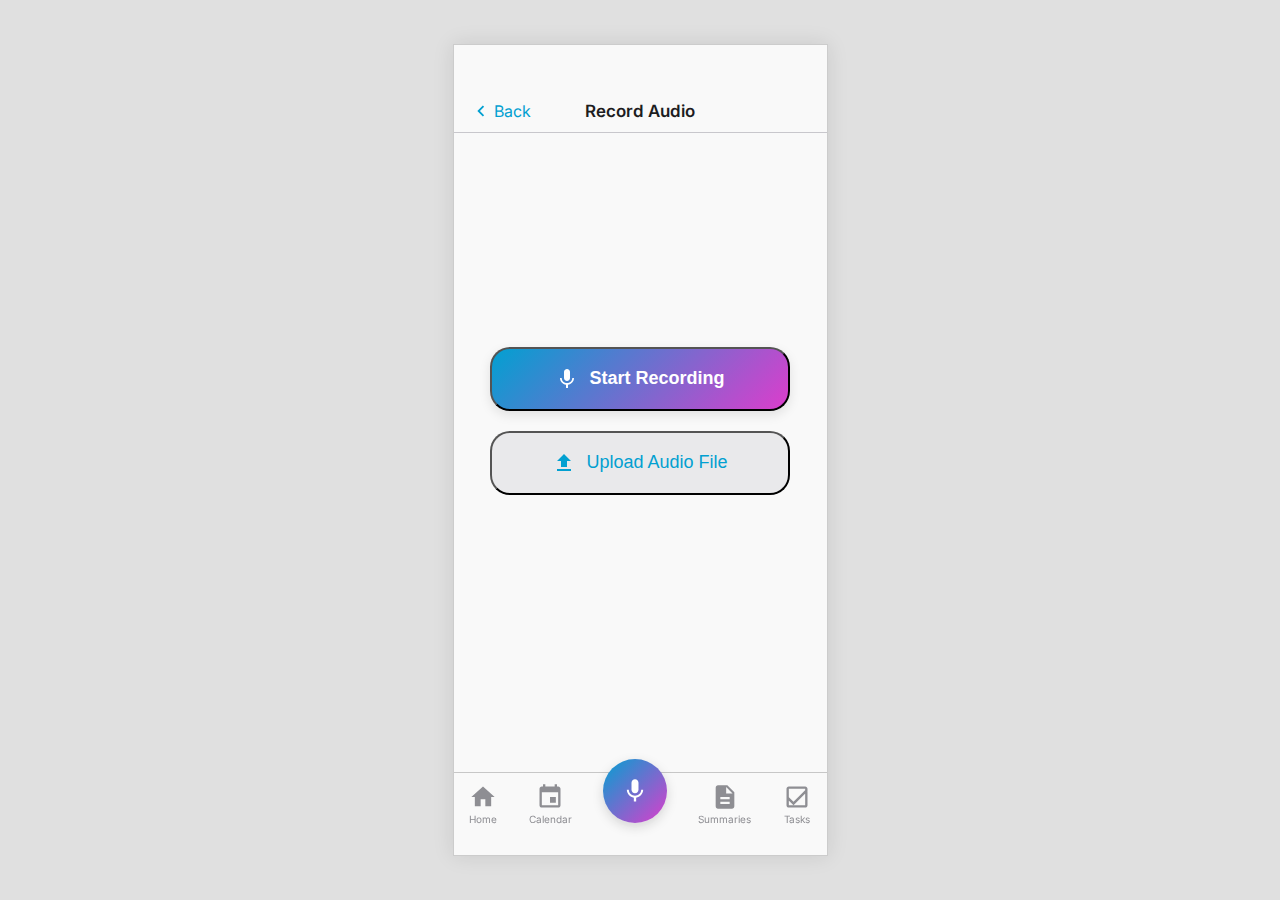
<file: Notebuddy-MVP Final/notebuddy_prototype_record_upload.html>
<!DOCTYPE html>
<html lang="en">
<head>
  <meta charset="UTF-8" />
  <meta name="viewport" content="width=device-width, initial-scale=1.0, user-scalable=no" />
  <title>NoteBuddy - Record/Upload</title>
  <style>
    @import url("https://fonts.googleapis.com/css2?family=Inter:wght@400;500;600;700&display=swap");

    html, body {
      height: 100%;
      margin: 0;
      display: flex;
      justify-content: center;
      align-items: center;
      background-color: #e0e0e0;
    }

    .app-frame {
      font-family: "Inter", sans-serif;
      background-color: #f9f9f9;
      color: #1d1d1f;
      display: flex;
      flex-direction: column;
      height: 812px;
      width: 375px;
      overflow: hidden;
      border: 1px solid #ccc;
      box-shadow: 0 0 20px rgba(0,0,0,0.1);
      position: relative;
      box-sizing: border-box;
    }

    .status-bar-placeholder {
      height: 44px;
      background-color: #f9f9f9;
      width: 100%;
      position: absolute;
      top: 0;
      left: 0;
      z-index: 100;
    }

    .main-content {
      padding-top: 44px;
      flex-grow: 1;
      overflow-y: auto;
      padding-bottom: 83px;
      display: flex;
      flex-direction: column;
      justify-content: center;
      align-items: center;
      padding-left: 20px;
      padding-right: 20px;
      box-sizing: border-box;
    }

    .header {
      padding: 0 16px;
      height: 44px;
      background-color: #f9f9f9;
      display: flex;
      justify-content: space-between;
      align-items: center;
      border-bottom: 0.5px solid #c8c7cc;
      position: absolute;
      top: 44px;
      width: 100%;
      left: 0;
      box-sizing: border-box;
      z-index: 50;
    }

    .header .back-button {
      color: #02a0d1;
      text-decoration: none;
      font-size: 16px;
      display: flex;
      align-items: center;
    }

    .header .back-button svg {
      width: 22px;
      height: 22px;
      margin-right: 2px;
    }

    .header h1 {
      font-size: 17px;
      font-weight: 600;
      margin: 0;
      position: absolute;
      left: 50%;
      transform: translateX(-50%);
    }

    .action-button, .secondary-action-button {
      border-radius: 20px;
      padding: 18px 0;
      font-size: 18px;
      font-weight: 600;
      cursor: pointer;
      width: 100%;
      max-width: 300px;
      text-align: center;
      display: flex;
      align-items: center;
      justify-content: center;
      gap: 10px;
      margin-bottom: 20px;
    }

    .action-button {
      background: linear-gradient(135deg, #02a0d1, #dc3dcc);
      color: white;
      box-shadow: 0 4px 12px rgba(0,0,0,0.1);
    }

    .secondary-action-button {
      background-color: #e9e9eb;
      color: #02a0d1;
      font-weight: 500;
    }

    .action-button svg, .secondary-action-button svg {
      width: 24px;
      height: 24px;
    }

    .recording-indicator {
      display: none;
      flex-direction: column;
      align-items: center;
      margin-top: 30px;
    }

    .recording-indicator .mic-icon-large {
      width: 80px;
      height: 80px;
      margin-bottom: 15px;
      animation: pulse 1.5s infinite;
    }

    .recording-indicator p {
      font-size: 16px;
      color: #6c6c70;
      margin-bottom: 20px;
    }

    .stop-button {
      background-color: #ff3b30;
      color: white;
      border: none;
      border-radius: 20px;
      padding: 15px 0;
      font-size: 17px;
      font-weight: 500;
      cursor: pointer;
      width: 100%;
      max-width: 200px;
      text-align: center;
    }

    @keyframes pulse {
      0%, 100% { transform: scale(1); opacity: 1; }
      50% { transform: scale(1.1); opacity: 0.7; }
    }

    .bottom-nav {
      position: absolute;
      bottom: 0;
      left: 0;
      width: 100%;
      height: 83px;
      background-color: rgba(249, 249, 249, 0.94);
      backdrop-filter: blur(10px);
      border-top: 0.5px solid rgba(0,0,0,0.2);
      display: flex;
      justify-content: space-around;
      align-items: flex-start;
      padding-top: 6px;
      box-sizing: border-box;
      z-index: 100;
    }

    .nav-item {
      display: flex;
      flex-direction: column;
      align-items: center;
      justify-content: center;
      color: #8e8e93;
      font-size: 10px;
      text-decoration: none;
      flex-grow: 1;
      padding: 4px 0;
      cursor: pointer;
    }

    .nav-item.active {
      color: #02a0d1;
    }

    .nav-item svg {
      width: 28px;
      height: 28px;
      margin-bottom: 2px;
    }

    .fab-container {
      display: flex;
      justify-content: center;
      align-items: center;
      flex-grow: 1;
      position: relative;
    }

    .fab {
      width: 64px;
      height: 64px;
      background: linear-gradient(135deg, #02a0d1, #dc3dcc);
      border-radius: 50%;
      display: flex;
      align-items: center;
      justify-content: center;
      color: white;
      box-shadow: 0 4px 12px rgba(0,0,0,0.15);
      margin-top: -20px;
      cursor: pointer;
      border: none;
      padding: 0;
      position: relative;
      overflow: hidden;
    }

    .fab svg {
      width: 28px;
      height: 28px;
      z-index: 2;
      position: relative;
    }

    .fab-icon {
  z-index: 2;
  position: relative;
  display: flex;
  align-items: center;
  justify-content: center;
}

.fab.active-fab .fab-icon {
  display: none;
}

    .fab.active-fab {
      box-shadow: 0 0 0 3px white, 0 0 0 5px #02a0d1;
    }

    .wave-wrapper {
      position: absolute;
      bottom: 14px;
      display: none;
      gap: 3px;
      align-items: flex-end;
      z-index: 1;
    }

    .fab.active-fab .wave-wrapper {
      display: flex;
    }

    .wave-bar {
      width: 3px;
      background-color: white;
      border-radius: 2px;
      animation: waveAnim 1.25s infinite ease-in-out;
      animation-delay: calc(var(--i) * 0.1s);
    }

    @keyframes waveAnim {
      0%, 100% { height: 4px; }
      50% { height: 20px; }
    }
  </style>
</head>
<body>
  <div class="app-frame">
    <div class="status-bar-placeholder"></div>
    <div class="header">
      <a href="notebuddy_prototype_home.html" class="back-button">
        <svg viewBox="0 0 24 24" fill="currentColor"><path d="M15.41 7.41L14 6l-6 6 6 6 1.41-1.41L10.83 12z"/></svg>
        Back
      </a>
      <h1>Record Audio</h1>
      <div style="width: 60px;"></div>
    </div>

    <div class="main-content" id="initial-options-content">
      <button class="action-button" id="start-recording-btn">
        <svg viewBox="0 0 24 24" fill="currentColor">
          <path d="M12 14c1.66 0 2.99-1.34 2.99-3L15 5c0-1.66-1.34-3-3-3S9 3.34 9 5v6c0 1.66 1.34 3 3 3zm5.3-3c0 3-2.54 5.1-5.3 5.1S6.7 14 6.7 11H5c0 3.41 2.72 6.23 6 6.72V21h2v-3.28c3.28-.48 6-3.3 6-6.72h-1.7z"/>
        </svg>
        Start Recording
      </button>

      <button class="secondary-action-button" id="upload-trigger">
        <svg viewBox="0 0 24 24" fill="currentColor"><path d="M9 16h6v-6h4l-7-7-7 7h4zm-4 2h14v2H5z"/></svg>
        Upload Audio File
      </button>
      <input type="file" id="audio-input" accept=".mp3, .m4a" style="display: none;" />

<!-- Upload Preview -->
      <div id="upload-preview" style="display: none; flex-direction: column; align-items: center; gap: 10px; margin-top: 20px;">
      <p id="file-name" style="font-size: 14px; color: #1d1d1f;"></p>
      <button class="action-button" id="submit-audio-btn">Submit Audio</button>
      </div>

<!-- Upload Success -->
      <div id="upload-success" style="display: none; margin-top: 20px; color: #34c759; font-weight: 600;">
      Audio successfully uploaded

      <div class="recording-indicator" id="recording-state-indicator">
        <svg class="mic-icon-large" viewBox="0 0 24 24" fill="#02a0d1"><path d="M12 14c1.66 0 2.99-1.34 2.99-3L15 5c0-1.66-1.34-3-3-3S9 3.34 9 5v6c0 1.66 1.34 3 3 3zm5.3-3c0 3-2.54 5.1-5.3 5.1S6.7 14 6.7 11H5c0 3.41 2.72 6.23 6 6.72V21h2v-3.28c3.28-.48 6-3.3 6-6.72h-1.7z"/></svg>
        <p>Recording in progress...</p>
        <button class="stop-button" id="stop-recording-btn">Stop Recording</button>
      </div>
    </div>

    <nav class="bottom-nav">
      <a href="notebuddy_prototype_home.html" class="nav-item">
        <svg viewBox="0 0 24 24" fill="currentColor"><path d="M10 20v-6h4v6h5v-8h3L12 3 2 12h3v8z"/></svg>
        Home
      </a>
      <a href="notebuddy_prototype_calendar_view.html" class="nav-item">
        <svg viewBox="0 0 24 24" fill="currentColor"><path d="M17 12h-5v5h5v-5zM16 1v2H8V1H6v2H5c-1.11 0-1.99.9-1.99 2L3 19c0 1.1.89 2 2 2h14c1.1 0 2-.9 2-2V5c0-1.1-.9-2-2-2h-1V1h-2zm3 18H5V8h14v11z"/></svg>
        Calendar
      </a>
      <div class="fab-container">
        <button class="fab" id="fabBtn" aria-label="Record or Upload">
          <div class="wave-wrapper">
            <div class="wave-bar" style="--i:0;"></div>
            <div class="wave-bar" style="--i:1;"></div>
            <div class="wave-bar" style="--i:2;"></div>
            <div class="wave-bar" style="--i:3;"></div>
            <div class="wave-bar" style="--i:4;"></div>
          </div>
          <span class="fab-icon">
            <svg viewBox="0 0 24 24" fill="currentColor">
              <path d="M12 14c1.66 0 2.99-1.34 2.99-3L15 5c0-1.66-1.34-3-3-3S9 3.34 9 5v6c0 1.66 1.34 3 3 3zm5.3-3c0 3-2.54 5.1-5.3 5.1S6.7 14 6.7 11H5c0 3.41 2.72 6.23 6 6.72V21h2v-3.28c3.28-.48 6-3.3 6-6.72h-1.7z"/>
            </svg>
          </span>
        </button>
      </div>
      <a href="notebuddy_prototype_summary_view.html" class="nav-item">
        <svg viewBox="0 0 24 24" fill="currentColor"><path d="M14 2H6c-1.1 0-1.99.9-1.99 2L4 20c0 1.1.89 2 1.99 2H18c1.1 0 2-.9 2-2V8l-6-6zm2 16H8v-2h8v2zm0-4H8v-2h8v2zm-3-5V3.5L18.5 9H13z"/></svg>
        Summaries
      </a>
      <a href="notebuddy_prototype_task_list.html" class="nav-item">
        <svg viewBox="0 0 24 24" fill="currentColor"><path d="M9 16.17L4.83 12l-1.42 1.41L9 19 21 7l-1.41-1.41z M19 3H5c-1.1 0-2 .9-2 2v14c0 1.1.9 2 2 2h14c1.1 0 2-.9 2-2V5c0-1.1-.9-2-2-2zm0 16H5V5h14v14z"/></svg>
        Tasks
      </a>
    </nav>
  </div>

  <script>
    const startRecordingBtn = document.getElementById("start-recording-btn");
    const stopRecordingBtn = document.getElementById("stop-recording-btn");
    const initialOptionsContent = document.getElementById("initial-options-content");
    const recordingStateIndicator = document.getElementById("recording-state-indicator");
    const actionButtons = initialOptionsContent.querySelectorAll(".action-button, .secondary-action-button");
    const fab = document.getElementById("fabBtn");

    startRecordingBtn.addEventListener("click", () => {
      actionButtons.forEach(btn => btn.style.display = "none");
      recordingStateIndicator.style.display = "flex";
      fab.classList.add("active-fab");
    });

    stopRecordingBtn.addEventListener("click", () => {
      recordingStateIndicator.style.display = "none";
      actionButtons.forEach(btn => btn.style.display = "flex");
      fab.classList.remove("active-fab");
      setTimeout(() => {
        window.location.href = "notebuddy_prototype_summary_view.html";
      }, 500);
    });

    document.querySelectorAll(".nav-item, .fab, .back-button").forEach(item => {
      item.addEventListener("touchstart", function () {});
    });

    const fileInput = document.getElementById("audio-input");
    const uploadBtn = document.getElementById("upload-trigger");
    const preview = document.getElementById("upload-preview");
    const fileNameDisplay = document.getElementById("file-name");
    const submitBtn = document.getElementById("submit-audio-btn");
    const successMsg = document.getElementById("upload-success");

    uploadBtn.addEventListener("click", () => {
  fileInput.click();
    });

  fileInput.addEventListener("change", () => {
    const file = fileInput.files[0];
    if (!file) return;

  const validTypes = ['audio/mp3', 'audio/mpeg', 'audio/x-m4a', 'audio/m4a'];
    if (!validTypes.includes(file.type)) {
      alert("Invalid file type. Please upload an MP3 or M4A file.");
      fileInput.value = "";
    return;
  }

  fileNameDisplay.textContent = `Selected file: ${file.name}`;
  preview.style.display = "flex";
  successMsg.style.display = "none";
  });

submitBtn.addEventListener("click", () => {
  preview.style.display = "none";
  successMsg.style.display = "block";

  // MOCK: Simulate a backend request
  console.log("Uploading mock audio file:", fileInput.files[0]);
  
  setTimeout(() => {
    // In a real flow, you’d trigger server API request here
    // and then handle redirect/feedback
  }, 1000);
  });

  </script>
</body>
</html>
</file>
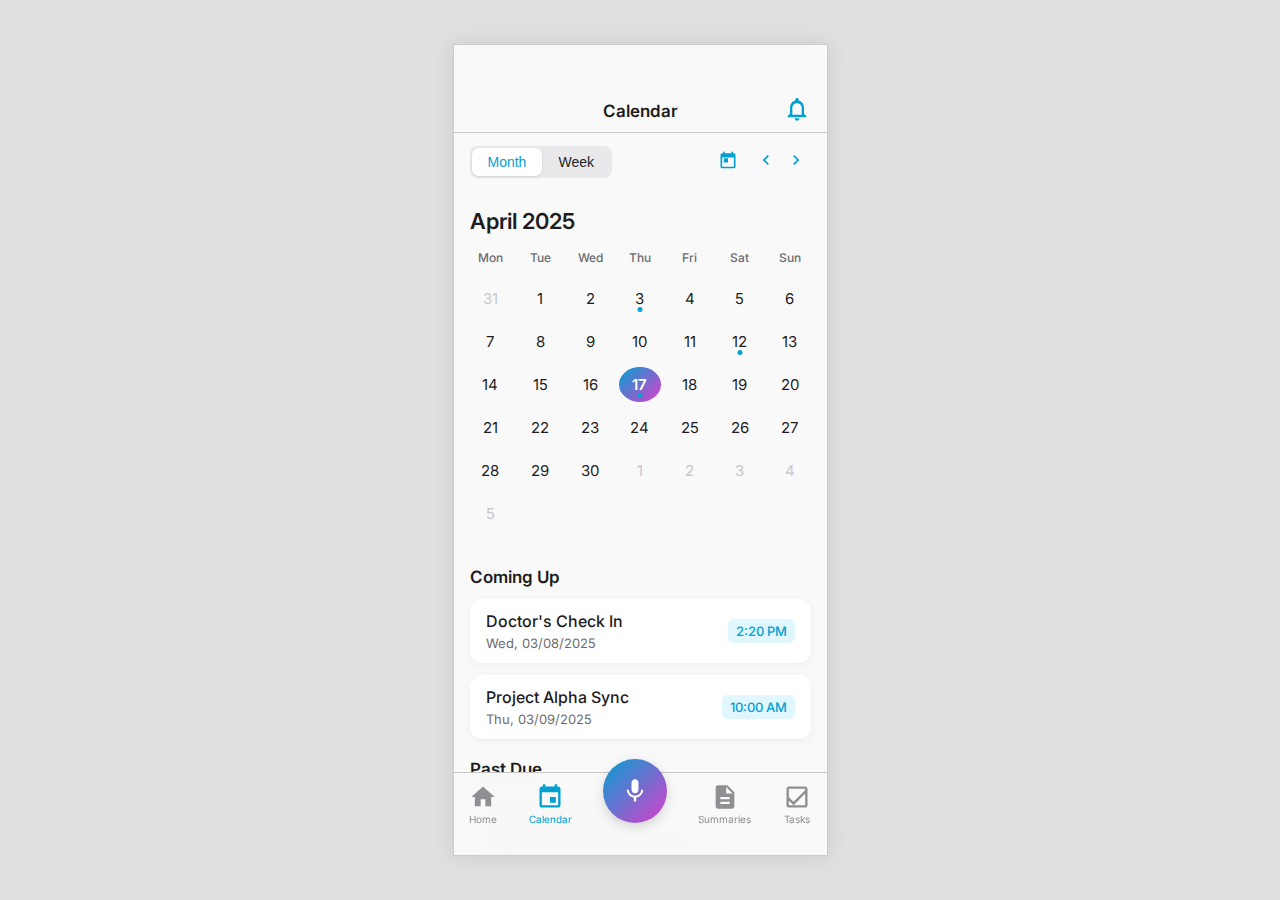
<file: Notebuddy-MVP Final/prototype_package_temp/notebuddy_prototype_calendar_view.html>
<!DOCTYPE html>
<html lang="en">
<head>
    <meta charset="UTF-8">
    <meta name="viewport" content="width=device-width, initial-scale=1.0, user-scalable=no">
    <title>NoteBuddy - Calendar</title>
    <style>
        @import url("https://fonts.googleapis.com/css2?family=Inter:wght@400;500;600;700&display=swap");

        html, body {
            height: 100%;
            margin: 0;
            display: flex;
            justify-content: center;
            align-items: center;
            background-color: #e0e0e0;
        }

        .app-frame {
            font-family: "Inter", sans-serif;
            background-color: #f9f9f9;
            color: #1d1d1f;
            display: flex;
            flex-direction: column;
            height: 812px;
            width: 375px;
            overflow: hidden;
            border: 1px solid #ccc;
            box-shadow: 0 0 20px rgba(0,0,0,0.1);
            position: relative;
            box-sizing: border-box;
        }

        .status-bar-placeholder {
            height: 44px;
            background-color: #f9f9f9;
            width: 100%;
            position: absolute;
            top: 0;
            left: 0;
            z-index: 200;
        }

        .header {
            padding: 0 16px;
            height: 44px;
            background-color: #f9f9f9;
            display: flex;
            justify-content: space-between;
            align-items: center;
            border-bottom: 0.5px solid #c8c7cc;
            position: absolute;
            top: 44px;
            width: 100%;
            left: 0;
            box-sizing: border-box;
            z-index: 100;
        }
        .header .action-button-placeholder-left {
             width: 60px; 
        }

        .header h1 {
            font-size: 17px;
            font-weight: 600;
            margin: 0;
            position: absolute;
            left: 50%;
            transform: translateX(-50%);
        }
        
        .header .action-icon {
            color: #02a0d1;
            cursor: pointer;
        }
        .header .action-icon svg {
            width: 28px;
            height: 28px;
        }

        .main-content {
            padding-top: 88px; /* Status bar + Header */
            flex-grow: 1;
            overflow-y: auto;
            padding-bottom: 83px; /* Account for bottom nav bar */
            box-sizing: border-box;
        }
        
        .calendar-controls {
            display: flex;
            justify-content: space-between;
            align-items: center;
            padding: 12px 16px;
            background-color: #f9f9f9;
            /* border-bottom: 0.5px solid #c8c7cc; */
        }

        .view-toggle {
            display: flex;
            background-color: #e9e9eb;
            border-radius: 8px;
            padding: 2px;
        }
        .view-toggle button {
            background-color: transparent;
            border: none;
            color: #1d1d1f;
            padding: 6px 16px;
            border-radius: 7px;
            font-size: 14px;
            font-weight: 500;
            cursor: pointer;
        }
        .view-toggle button.active {
            background-color: #ffffff;
            color: #02a0d1;
            box-shadow: 0 1px 3px rgba(0,0,0,0.1);
        }

        .month-navigation {
            display: flex;
            align-items: center;
        }
        .month-navigation .nav-arrow {
            background: none;
            border: none;
            color: #02a0d1;
            cursor: pointer;
            padding: 5px;
        }
        .month-navigation .nav-arrow svg {
            width: 20px;
            height: 20px;
        }
        .month-navigation .today-icon {
             background: none;
            border: none;
            color: #02a0d1;
            cursor: pointer;
            padding: 5px;
            margin-right: 8px;
        }
         .month-navigation .today-icon svg {
            width: 20px;
            height: 20px;
        }

        .calendar-grid-container {
            padding: 0 16px 16px 16px;
        }

    
        .calendar-month-year {
            font-size: 22px;
            font-weight: 600;
            margin-bottom: 16px;
            text-align: left; /* Align to left as per mock */
        }
        .calendar-grid {
            display: grid;
            grid-template-columns: repeat(7, 1fr);
            gap: 8px;
            text-align: center;
        }
        .calendar-grid .day-name {
            font-size: 12px;
            font-weight: 500;
            color: #6c6c70;
            padding-bottom: 8px;
        }
        .calendar-grid .date-cell {
            font-size: 15px;
            padding: 8px 0;
            border-radius: 50%;
            cursor: pointer;
            position: relative;
        }
        .calendar-grid .date-cell.other-month {
            color: #c8c7cc;
        }
        .calendar-grid .date-cell.today {
            background: linear-gradient(135deg, #02a0d1, #dc3dcc);
            color: white;
            font-weight: 600;
        }
        .calendar-grid .date-cell.selected {
            border: 2px solid #02a0d1;
            /* background-color: #e0f7ff; */
        }
        .calendar-grid .date-cell .event-dot {
            width: 5px;
            height: 5px;
            background-color: #02a0d1;
            border-radius: 50%;
            position: absolute;
            bottom: 4px;
            left: 50%;
            transform: translateX(-50%);
        }

        .event-list-section {
            padding: 0 16px 16px 16px;
        }
        .event-list-section h3 {
            font-size: 17px;
            font-weight: 600;
            color: #1d1d1f;
            margin: 20px 0 12px 0;
        }
        .event-card {
            background-color: #ffffff;
            border-radius: 12px;
            padding: 12px 16px;
            margin-bottom: 12px;
            box-shadow: 0 2px 8px rgba(0,0,0,0.05);
            display: flex;
            justify-content: space-between;
            align-items: center;
            cursor: pointer;
        }
        .event-details h4 {
            font-size: 16px;
            font-weight: 500;
            margin: 0 0 4px 0;
        }
        .event-details p {
            font-size: 13px;
            color: #6c6c70;
            margin: 0;
        }
        .event-time {
            font-size: 13px;
            font-weight: 500;
            color: #02a0d1; /* Accent color for time */
            background-color: #e0f7ff;
            padding: 4px 8px;
            border-radius: 6px;
        }
        .event-action-icon svg {
            width: 20px;
            height: 20px;
            fill: #8e8e93;
        }

        .bottom-nav {
            position: absolute;
            bottom: 0;
            left: 0;
            width: 100%;
            height: 83px;
            background-color: rgba(249, 249, 249, 0.94);
            backdrop-filter: blur(10px);
            -webkit-backdrop-filter: blur(10px);
            border-top: 0.5px solid rgba(0,0,0,0.2);
            display: flex;
            justify-content: space-around;
            align-items: flex-start;
            padding-top: 6px;
            box-sizing: border-box;
            z-index: 100;
        }

        .nav-item {
            display: flex;
            flex-direction: column;
            align-items: center;
            justify-content: center;
            color: #8e8e93;
            font-size: 10px;
            text-decoration: none;
            flex-grow: 1;
            padding: 4px 0;
            cursor: pointer;
        }
        .nav-item.active {
            color: #02a0d1;
        }

        .nav-item svg {
            width: 28px;
            height: 28px;
            margin-bottom: 2px;
        }

        .fab-container {
            display: flex;
            justify-content: center;
            align-items: center;
            flex-grow: 1;
        }

        .fab {
            width: 64px;
            height: 64px;
            background: linear-gradient(135deg, #02a0d1, #dc3dcc);
            border-radius: 50%;
            display: flex;
            align-items: center;
            justify-content: center;
            color: white;
            box-shadow: 0 4px 12px rgba(0,0,0,0.15);
            margin-top: -20px;
            cursor: pointer;
            border: none;
            padding: 0;
        }
        .fab svg {
            width: 28px;
            height: 28px;
        }
        .fab.active-fab {
             box-shadow: 0 0 0 3px white, 0 0 0 5px #02a0d1; /* Active state for FAB */
        }


  .calendar-week-view {
    display: none;
    margin-bottom: 16px;
  }

  .week-grid {
    display: grid;
    grid-template-columns: repeat(7, minmax(0, 1fr));
    gap: 8px;
    text-align: center;
  }

  .day-column {
    background-color: #ffffff;
    border-radius: 12px;
    min-height: 100px;
    box-shadow: 0 2px 6px rgba(0, 0, 0, 0.05);
    padding: 8px;
    font-weight: 500;
    color: #1d1d1f;
    font-size: 13px;
  }

    </style>
</head>
<body>
    <div class="app-frame">
        <div class="status-bar-placeholder"></div>
        <div class="header">
            <div class="action-button-placeholder-left"></div> 
            <h1>Calendar</h1>
            <div class="action-icon" onclick="alert("Notification settings - Mock. This would navigate to notification preferences.")">
                <svg viewBox="0 0 24 24" fill="currentColor"><path d="M12 22c1.1 0 2-.9 2-2h-4c0 1.1.9 2 2 2zm6-6v-5c0-3.07-1.63-5.64-4.5-6.32V4c0-.83-.67-1.5-1.5-1.5s-1.5.67-1.5 1.5v.68C7.64 5.36 6 7.92 6 11v5l-2 2v1h16v-1l-2-2zm-2 1H8v-6c0-2.21 1.79-4 4-4s4 1.79 4 4v6z"/></svg>
            </div>
        </div>

        <div class="main-content">
            <div class="calendar-controls">
                <div class="view-toggle">
                    <button class="active" id="month-view-btn" onclick="toggleView(this, 'month')">Month</button>
                    <button id="week-view-btn" onclick="toggleView(this, 'week')">Week</button>
                </div>

                <div class="calendar-week-view" style="display: none; padding: 0 16px 16px 16px;">
    <div class="week-grid">
        <div class="day-column">Mon</div>
        <div class="day-column">Tue</div>
        <div class="day-column">Wed</div>
        <div class="day-column">Thu</div>
        <div class="day-column">Fri</div>
        <div class="day-column">Sat</div>
        <div class="day-column">Sun</div>
    </div>
                </div>
                <div class="month-navigation">
                    <button class="today-icon" onclick="alert("Go to Today - Mock")">
                         <svg viewBox="0 0 24 24" fill="currentColor"><path d="M19 4h-1V2h-2v2H8V2H6v2H5c-1.11 0-1.99.9-1.99 2L3 20c0 1.1.89 2 2 2h14c1.1 0 2-.9 2-2V6c0-1.1-.9-2-2-2zm0 16H5V9h14v11zM7 10h5v5H7v-5z"/></svg>
                    </button>
                    <button class="nav-arrow" onclick="alert("Previous Month/Week - Mock")">
                        <svg viewBox="0 0 24 24" fill="currentColor"><path d="M15.41 7.41L14 6l-6 6 6 6 1.41-1.41L10.83 12z"/></svg>
                    </button>
                    <button class="nav-arrow" onclick="alert("Next Month/Week - Mock")">
                        <svg viewBox="0 0 24 24" fill="currentColor"><path d="M10 6L8.59 7.41 13.17 12l-4.58 4.59L10 18l6-6z"/></svg>
                    </button>
                </div>
            </div>

            <div class="calendar-grid-container">
                <h2 class="calendar-month-year" id="currentMonthYear">April 2025</h2>
                <div class="calendar-grid" id="calendarGrid">
                    <div class="day-name">Mon</div><div class="day-name">Tue</div><div class="day-name">Wed</div><div class="day-name">Thu</div><div class="day-name">Fri</div><div class="day-name">Sat</div><div class="day-name">Sun</div>
                    <div class="date-cell other-month" onclick="selectDate(this)">31</div>
                    <div class="date-cell" onclick="selectDate(this)">1</div>
                    <div class="date-cell" onclick="selectDate(this)">2</div>
                    <div class="date-cell" onclick="selectDate(this)">3 <span class="event-dot"></span></div>
                    <div class="date-cell" onclick="selectDate(this)">4</div>
                    <div class="date-cell" onclick="selectDate(this)">5</div>
                    <div class="date-cell" onclick="selectDate(this)">6</div>
                    <div class="date-cell" onclick="selectDate(this)">7</div>
                    <div class="date-cell" onclick="selectDate(this)">8</div>
                    <div class="date-cell" onclick="selectDate(this)">9</div>
                    <div class="date-cell" onclick="selectDate(this)">10</div>
                    <div class="date-cell" onclick="selectDate(this)">11</div>
                    <div class="date-cell" onclick="selectDate(this)">12 <span class="event-dot"></span></div>
                    <div class="date-cell" onclick="selectDate(this)">13</div>
                    <div class="date-cell" onclick="selectDate(this)">14</div>
                    <div class="date-cell" onclick="selectDate(this)">15</div>
                    <div class="date-cell" onclick="selectDate(this)">16</div>
                    <div class="date-cell today" onclick="selectDate(this)">17 <span class="event-dot"></span></div>
                    <div class="date-cell" onclick="selectDate(this)">18</div>
                    <div class="date-cell" onclick="selectDate(this)">19</div>
                    <div class="date-cell" onclick="selectDate(this)">20</div>
                    <div class="date-cell" onclick="selectDate(this)">21</div>
                    <div class="date-cell" onclick="selectDate(this)">22</div>
                    <div class="date-cell" onclick="selectDate(this)">23</div>
                    <div class="date-cell" onclick="selectDate(this)">24</div>
                    <div class="date-cell" onclick="selectDate(this)">25</div>
                    <div class="date-cell" onclick="selectDate(this)">26</div>
                    <div class="date-cell" onclick="selectDate(this)">27</div>
                    <div class="date-cell" onclick="selectDate(this)">28</div>
                    <div class="date-cell" onclick="selectDate(this)">29</div>
                    <div class="date-cell" onclick="selectDate(this)">30</div>
                    <div class="date-cell other-month" onclick="selectDate(this)">1</div>
                    <div class="date-cell other-month" onclick="selectDate(this)">2</div>
                    <div class="date-cell other-month" onclick="selectDate(this)">3</div>
                    <div class="date-cell other-month" onclick="selectDate(this)">4</div>
                    <div class="date-cell other-month" onclick="selectDate(this)">5</div>
                </div>
            </div>

            <div class="event-list-section">
                <h3>Coming Up</h3>
                <div class="event-card" onclick="window.location.href='notebuddy_prototype_summary_view.html'">
                    <div class="event-details">
                        <h4>Doctor's Check In</h4>
                        <p>Wed, 03/08/2025</p>
                    </div>
                    <div class="event-time">2:20 PM</div>
                </div>
                <div class="event-card" onclick="window.location.href='notebuddy_prototype_summary_view.html'">
                    <div class="event-details">
                        <h4>Project Alpha Sync</h4>
                        <p>Thu, 03/09/2025</p>
                    </div>
                    <div class="event-time">10:00 AM</div>
                </div>

                <h3>Past Due</h3>
                <div class="event-card" onclick="window.location.href='notebuddy_prototype_summary_view.html'">
                    <div class="event-details">
                        <h4>Weekly Team Standup</h4>
                        <p>June 12, 2023 • 9:00 - 9:30 AM</p>
                        <p>Participants: Full Engineering Team (12)</p>
                    </div>
                    <div class="event-action-icon" onclick="event.stopPropagation(); alert('More actions for Weekly Team Standup - Mock')">
                        <svg viewBox="0 0 24 24"><path d="M6 10c-1.1 0-2 .9-2 2s.9 2 2 2 2-.9 2-2-.9-2-2-2zm12 0c-1.1 0-2 .9-2 2s.9 2 2 2 2-.9 2-2-.9-2-2-2zm-6 0c-1.1 0-2 .9-2 2s.9 2 2 2 2-.9 2-2-.9-2-2-2z"/></svg>
                    </div>
                </div>
            </div>
        </div>

        <nav class="bottom-nav">
    <a href="notebuddy_prototype_home.html" class="nav-item">
        <svg viewBox="0 0 24 24" fill="currentColor"><path d="M10 20v-6h4v6h5v-8h3L12 3 2 12h3v8z"/></svg>
        Home
    </a>
    <a href="notebuddy_prototype_calendar_view.html" class="nav-item active">
        <svg viewBox="0 0 24 24" fill="currentColor"><path d="M17 12h-5v5h5v-5zM16 1v2H8V1H6v2H5c-1.11 0-1.99.9-1.99 2L3 19c0 1.1.89 2 2 2h14c1.1 0 2-.9 2-2V5c0-1.1-.9-2-2-2h-1V1h-2zm3 18H5V8h14v11z"/></svg>
        Calendar
    </a>
    <div class="fab-container">
        <button class="fab" onclick="window.location.href='notebuddy_prototype_record_upload.html'" aria-label="Record or Upload">
            <svg viewBox="0 0 24 24" fill="currentColor"><path d="M12 14c1.66 0 2.99-1.34 2.99-3L15 5c0-1.66-1.34-3-3-3S9 3.34 9 5v6c0 1.66 1.34 3 3 3zm5.3-3c0 3-2.54 5.1-5.3 5.1S6.7 14 6.7 11H5c0 3.41 2.72 6.23 6 6.72V21h2v-3.28c3.28-.48 6-3.3 6-6.72h-1.7z"/></svg>
        </button>
    </div>
    <a href="notebuddy_prototype_summary_view.html" class="nav-item">
        <svg viewBox="0 0 24 24" fill="currentColor"><path d="M14 2H6c-1.1 0-1.99.9-1.99 2L4 20c0 1.1.89 2 1.99 2H18c1.1 0 2-.9 2-2V8l-6-6zm2 16H8v-2h8v2zm0-4H8v-2h8v2zm-3-5V3.5L18.5 9H13z"/></svg>
        Summaries
    </a>
    <a href="notebuddy_prototype_task_list.html" class="nav-item">
        <svg viewBox="0 0 24 24" fill="currentColor">
            <path d="M9 16.17L4.83 12l-1.42 1.41L9 19 21 7l-1.41-1.41z M19 3H5c-1.1 0-2 .9-2 2v14c0 1.1.9 2 2 2h14c1.1 0 2-.9 2-2V5c0-1.1-.9-2-2-2zm0 16H5V5h14v14z"/>
        </svg>
        Tasks
    </a>
</nav>
    </div>

    <script>
    function toggleView(selectedButton, viewType) {
        document.querySelectorAll(".view-toggle button").forEach(button => button.classList.remove("active"));
        selectedButton.classList.add("active");

        const monthView = document.querySelector(".calendar-grid-container");
        const weekView = document.querySelector(".calendar-week-view");

        if (viewType === "month") {
            monthView.style.display = "block";
            weekView.style.display = "none";
        } else if (viewType === "week") {
            monthView.style.display = "none";
            weekView.style.display = "block";
        }
    }

    function selectDate(dateCell) {
        document.querySelectorAll(".calendar-grid .date-cell.selected").forEach(cell => cell.classList.remove("selected"));
        dateCell.classList.add("selected");
        // alert("Date " + dateCell.textContent.trim() + " selected - Mock. Events for this day would load below.");
    }

    document.querySelectorAll(".nav-item, .fab, .action-icon, .view-toggle button, .nav-arrow, .today-icon, .date-cell, .event-card, .event-action-icon").forEach(item => {
        item.addEventListener("touchstart", function() {}); // Enables :active state on touch
    });
</script>

</body>
</html>
</file>
